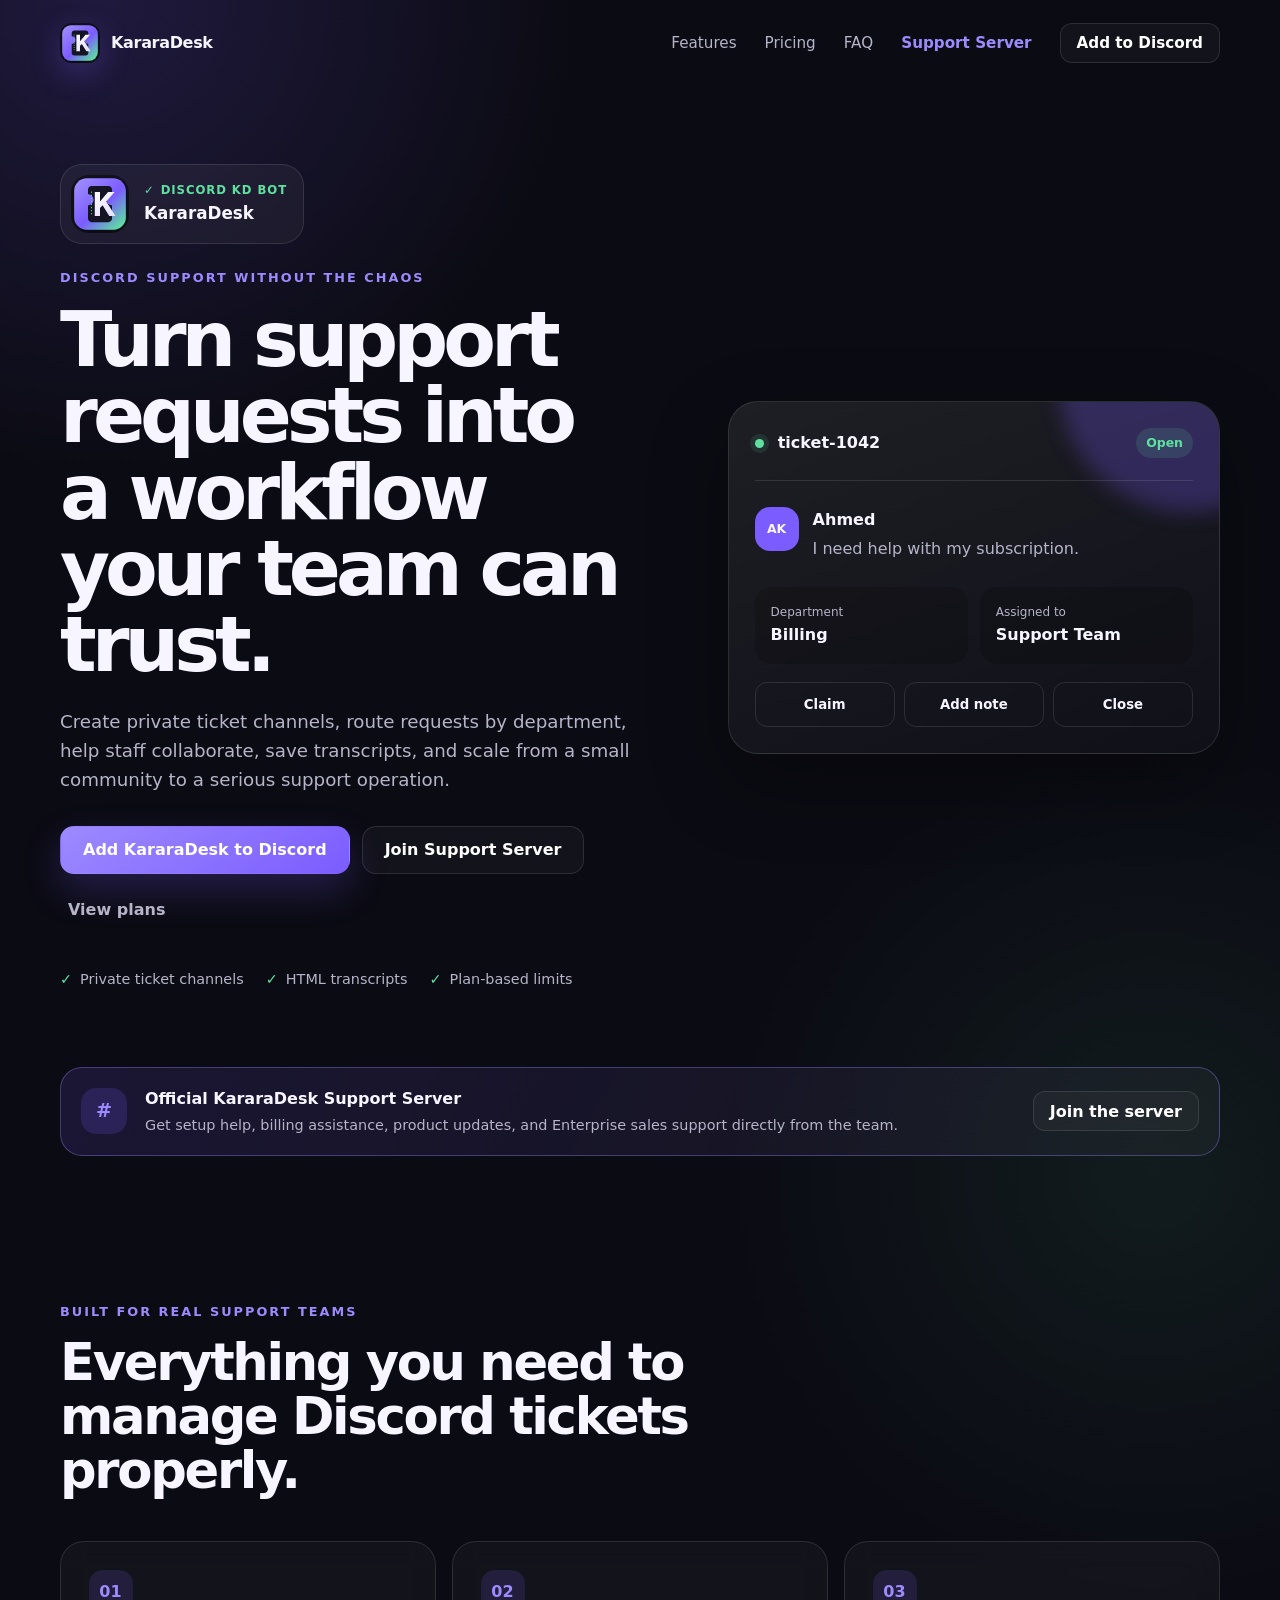
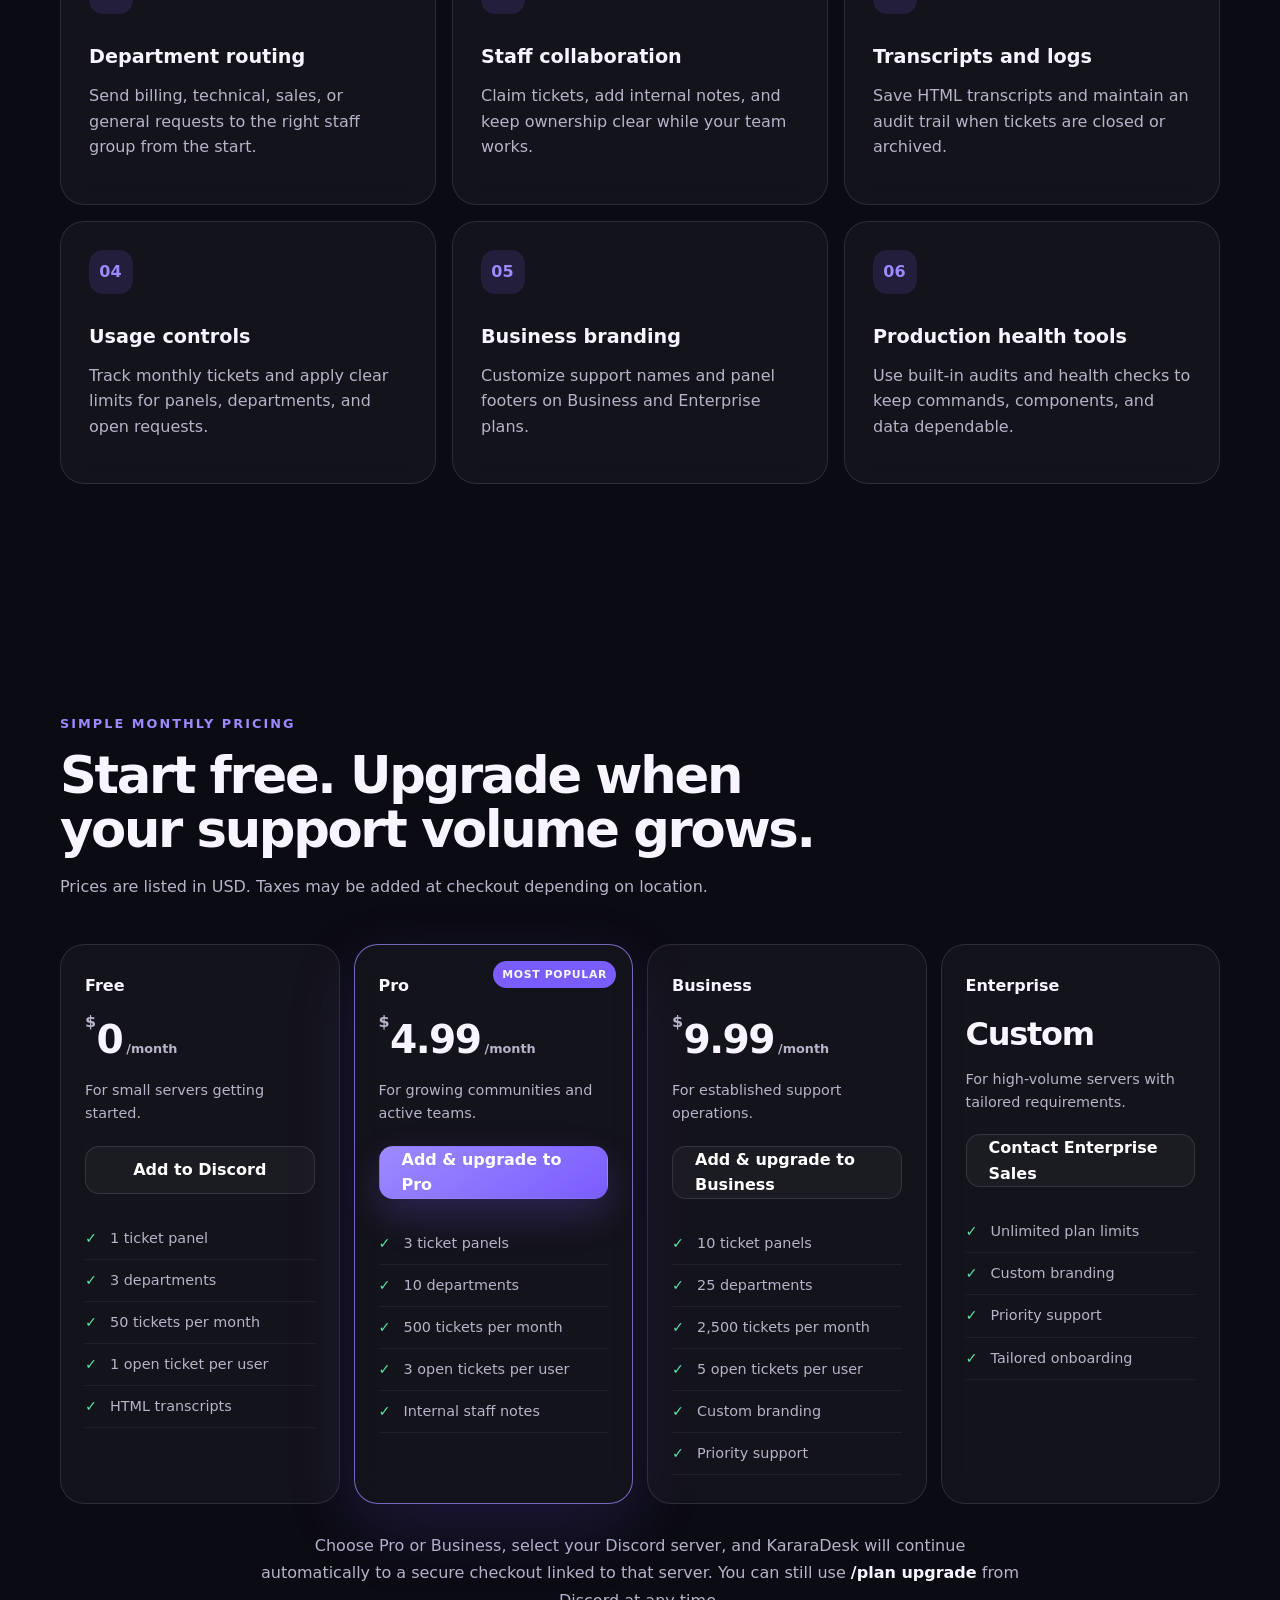
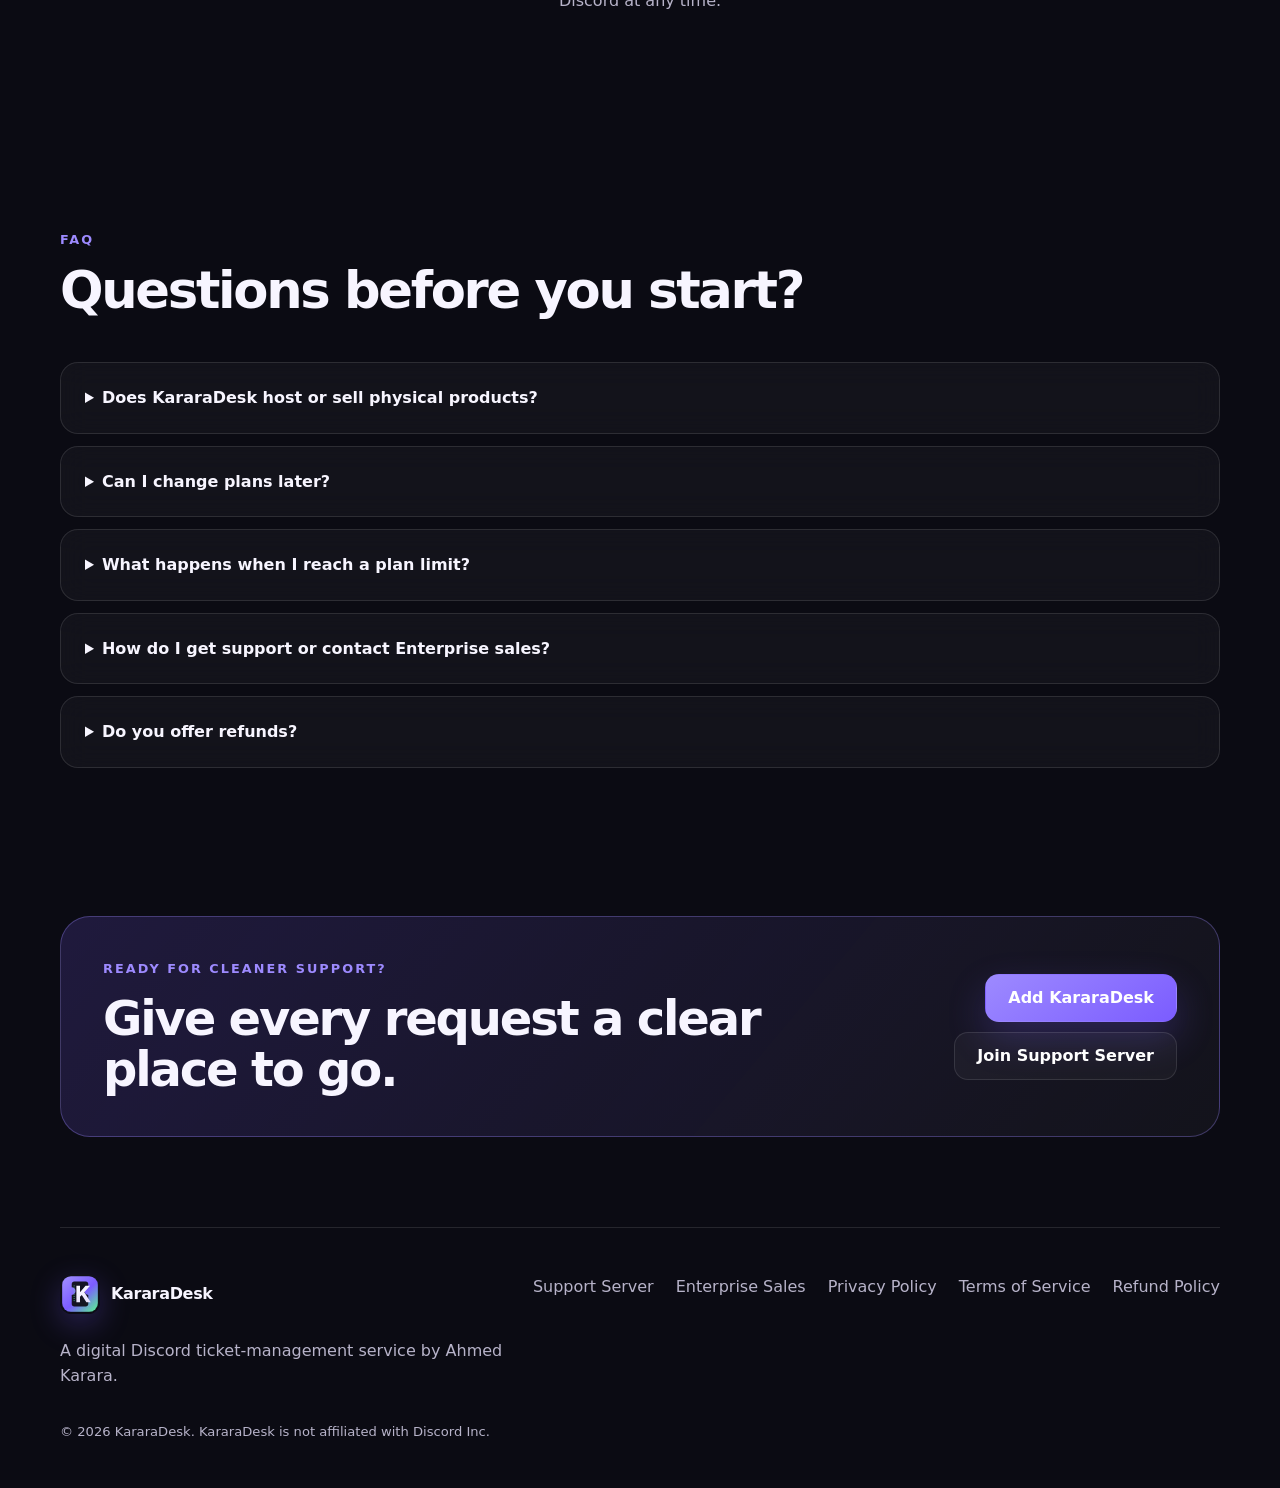
<file: index.html>
<!doctype html>
<html lang="en">
<head>
  <meta charset="utf-8">
  <meta name="viewport" content="width=device-width, initial-scale=1">
  <meta name="description" content="KararaDesk is a reliable Discord ticket system with departments, staff tools, transcripts, plan limits, and custom branding.">
  <meta name="theme-color" content="#6d4aff">
  <meta property="og:title" content="KararaDesk — Discord Support, Organized">
  <meta property="og:description" content="A complete Discord ticket workflow for growing communities and support teams.">
  <meta property="og:type" content="website">
  <meta property="og:image" content="assets/kararadesk-logo.svg">
  <title>KararaDesk — Discord Support, Organized</title>
  <link rel="icon" href="assets/kararadesk-logo.svg" type="image/svg+xml">
  <link rel="stylesheet" href="styles.css?v=1.6.0">
  <script src="site-config.js?v=1.6.0"></script>
</head>
<body>
  <header class="site-header">
    <a class="brand" href="index.html" aria-label="KararaDesk home">
      <img class="brand-logo" src="assets/kararadesk-logo.svg" alt="" width="40" height="40">
      <span>KararaDesk</span>
    </a>
    <nav class="nav" aria-label="Main navigation">
      <a href="#features">Features</a>
      <a href="#pricing">Pricing</a>
      <a href="#faq">FAQ</a>
      <a class="nav-support js-support-server" href="support.html" target="_blank" rel="noreferrer" data-pending-label="Support Server">Support Server</a>
      <a class="button button-small button-ghost js-discord-install" href="#" target="_blank" rel="noreferrer">Add to Discord</a>
    </nav>
  </header>

  <main>
    <section class="hero">
      <div class="hero-copy">
        <div class="app-identity" aria-label="KararaDesk Discord bot">
          <img src="assets/kararadesk-logo.svg" alt="KararaDesk bot icon" width="76" height="76">
          <div>
            <span class="verified-label">Discord KD Bot</span>
            <strong>KararaDesk</strong>
          </div>
        </div>
        <p class="eyebrow">Discord support without the chaos</p>
        <h1>Turn support requests into a workflow your team can trust.</h1>
        <p class="hero-text">Create private ticket channels, route requests by department, help staff collaborate, save transcripts, and scale from a small community to a serious support operation.</p>
        <div class="hero-actions">
          <a class="button js-discord-install" href="#" target="_blank" rel="noreferrer">Add KararaDesk to Discord</a>
          <a class="button button-ghost js-support-server" href="support.html" target="_blank" rel="noreferrer" data-pending-label="Open Support Server">Join Support Server</a>
          <a class="text-link" href="#pricing">View plans</a>
        </div>
        <div class="trust-row" aria-label="Product highlights">
          <span>Private ticket channels</span>
          <span>HTML transcripts</span>
          <span>Plan-based limits</span>
        </div>
      </div>

      <div class="product-card" aria-label="Example support ticket">
        <div class="product-card-head">
          <div>
            <span class="status-dot"></span>
            <strong>ticket-1042</strong>
          </div>
          <span class="badge">Open</span>
        </div>
        <div class="ticket-message">
          <span class="avatar">AK</span>
          <div>
            <strong>Ahmed</strong>
            <p>I need help with my subscription.</p>
          </div>
        </div>
        <div class="ticket-meta">
          <div><span>Department</span><strong>Billing</strong></div>
          <div><span>Assigned to</span><strong>Support Team</strong></div>
        </div>
        <div class="ticket-actions">
          <span>Claim</span><span>Add note</span><span>Close</span>
        </div>
      </div>
    </section>

    <section class="support-banner" aria-label="Official KararaDesk support server">
      <div class="support-banner-icon" aria-hidden="true">#</div>
      <div>
        <strong>Official KararaDesk Support Server</strong>
        <p>Get setup help, billing assistance, product updates, and Enterprise sales support directly from the team.</p>
      </div>
      <a class="button button-small button-ghost js-support-server" href="support.html" target="_blank" rel="noreferrer" data-pending-label="Open in Discord">Join the server</a>
    </section>

    <section class="section" id="features">
      <div class="section-heading">
        <p class="eyebrow">Built for real support teams</p>
        <h2>Everything you need to manage Discord tickets properly.</h2>
      </div>
      <div class="feature-grid">
        <article class="feature-card"><span class="feature-icon">01</span><h3>Department routing</h3><p>Send billing, technical, sales, or general requests to the right staff group from the start.</p></article>
        <article class="feature-card"><span class="feature-icon">02</span><h3>Staff collaboration</h3><p>Claim tickets, add internal notes, and keep ownership clear while your team works.</p></article>
        <article class="feature-card"><span class="feature-icon">03</span><h3>Transcripts and logs</h3><p>Save HTML transcripts and maintain an audit trail when tickets are closed or archived.</p></article>
        <article class="feature-card"><span class="feature-icon">04</span><h3>Usage controls</h3><p>Track monthly tickets and apply clear limits for panels, departments, and open requests.</p></article>
        <article class="feature-card"><span class="feature-icon">05</span><h3>Business branding</h3><p>Customize support names and panel footers on Business and Enterprise plans.</p></article>
        <article class="feature-card"><span class="feature-icon">06</span><h3>Production health tools</h3><p>Use built-in audits and health checks to keep commands, components, and data dependable.</p></article>
      </div>
    </section>

    <section class="section pricing-section" id="pricing">
      <div class="section-heading">
        <p class="eyebrow">Simple monthly pricing</p>
        <h2>Start free. Upgrade when your support volume grows.</h2>
        <p>Prices are listed in USD. Taxes may be added at checkout depending on location.</p>
      </div>

      <div class="billing-feedback" data-billing-feedback hidden role="status" aria-live="polite">
        <strong data-billing-feedback-title></strong>
        <p data-billing-feedback-message></p>
      </div>

      <div class="pricing-grid">
        <article class="price-card">
          <p class="plan-name">Free</p>
          <p class="price"><span>$</span>0<small>/month</small></p>
          <p class="plan-description">For small servers getting started.</p>
          <a class="button button-full button-ghost js-discord-install" href="#" target="_blank" rel="noreferrer">Add to Discord</a>
          <ul><li>1 ticket panel</li><li>3 departments</li><li>50 tickets per month</li><li>1 open ticket per user</li><li>HTML transcripts</li></ul>
        </article>

        <article class="price-card featured-price">
          <div class="popular-label">Most popular</div>
          <p class="plan-name">Pro</p>
          <p class="price"><span>$</span>4.99<small>/month</small></p>
          <p class="plan-description">For growing communities and active teams.</p>
          <a class="button button-full" href="#" data-billing-plan="pro">Add &amp; upgrade to Pro</a>
          <ul><li>3 ticket panels</li><li>10 departments</li><li>500 tickets per month</li><li>3 open tickets per user</li><li>Internal staff notes</li></ul>
        </article>

        <article class="price-card">
          <p class="plan-name">Business</p>
          <p class="price"><span>$</span>9.99<small>/month</small></p>
          <p class="plan-description">For established support operations.</p>
          <a class="button button-full button-ghost" href="#" data-billing-plan="business">Add &amp; upgrade to Business</a>
          <ul><li>10 ticket panels</li><li>25 departments</li><li>2,500 tickets per month</li><li>5 open tickets per user</li><li>Custom branding</li><li>Priority support</li></ul>
        </article>

        <article class="price-card enterprise-card">
          <p class="plan-name">Enterprise</p>
          <p class="price custom-price">Custom</p>
          <p class="plan-description">For high-volume servers with tailored requirements.</p>
          <a class="button button-full button-ghost" href="enterprise.html">Contact Enterprise Sales</a>
          <ul><li>Unlimited plan limits</li><li>Custom branding</li><li>Priority support</li><li>Tailored onboarding</li></ul>
        </article>
      </div>
      <p class="pricing-note">Choose Pro or Business, select your Discord server, and KararaDesk will continue automatically to a secure checkout linked to that server. You can still use <strong>/plan upgrade</strong> from Discord at any time.</p>
    </section>

    <section class="section" id="faq">
      <div class="section-heading"><p class="eyebrow">FAQ</p><h2>Questions before you start?</h2></div>
      <div class="faq-list">
        <details><summary>Does KararaDesk host or sell physical products?</summary><p>No. KararaDesk is a digital software service for Discord communities and support teams.</p></details>
        <details><summary>Can I change plans later?</summary><p>Yes. Subscription access is designed to be upgraded or changed as your server grows.</p></details>
        <details><summary>What happens when I reach a plan limit?</summary><p>The bot prevents new activity that exceeds the relevant limit while preserving existing data and tickets.</p></details>
        <details><summary>How do I get support or contact Enterprise sales?</summary><p>Join the official <a class="js-support-server" href="support.html" target="_blank" rel="noreferrer">KararaDesk Support Server</a>. Enterprise enquiries can also start from the <a href="enterprise.html">Enterprise contact page</a>.</p></details>
        <details><summary>Do you offer refunds?</summary><p>Refund requests are reviewed according to our <a href="refund.html">Refund Policy</a>.</p></details>
      </div>
    </section>

    <section class="cta-section">
      <div><p class="eyebrow">Ready for cleaner support?</p><h2>Give every request a clear place to go.</h2></div>
      <div class="cta-actions">
        <a class="button js-discord-install" href="#" target="_blank" rel="noreferrer">Add KararaDesk</a>
        <a class="button button-ghost js-support-server" href="support.html" target="_blank" rel="noreferrer" data-pending-label="Open Support Server">Join Support Server</a>
      </div>
    </section>
  </main>

  <footer class="site-footer">
    <div>
      <a class="brand" href="index.html"><img class="brand-logo" src="assets/kararadesk-logo.svg" alt="" width="40" height="40"><span>KararaDesk</span></a>
      <p>A digital Discord ticket-management service by Ahmed Karara.</p>
    </div>
    <div class="footer-links">
      <a class="js-support-server" href="support.html" target="_blank" rel="noreferrer">Support Server</a>
      <a href="enterprise.html">Enterprise Sales</a>
      <a href="privacy.html">Privacy Policy</a>
      <a href="terms.html">Terms of Service</a>
      <a href="refund.html">Refund Policy</a>
    </div>
    <p class="copyright">© <span data-current-year></span> KararaDesk. KararaDesk is not affiliated with Discord Inc.</p>
  </footer>

  <script src="site.js?v=1.6.0" defer></script>
</body>
</html>
</file>
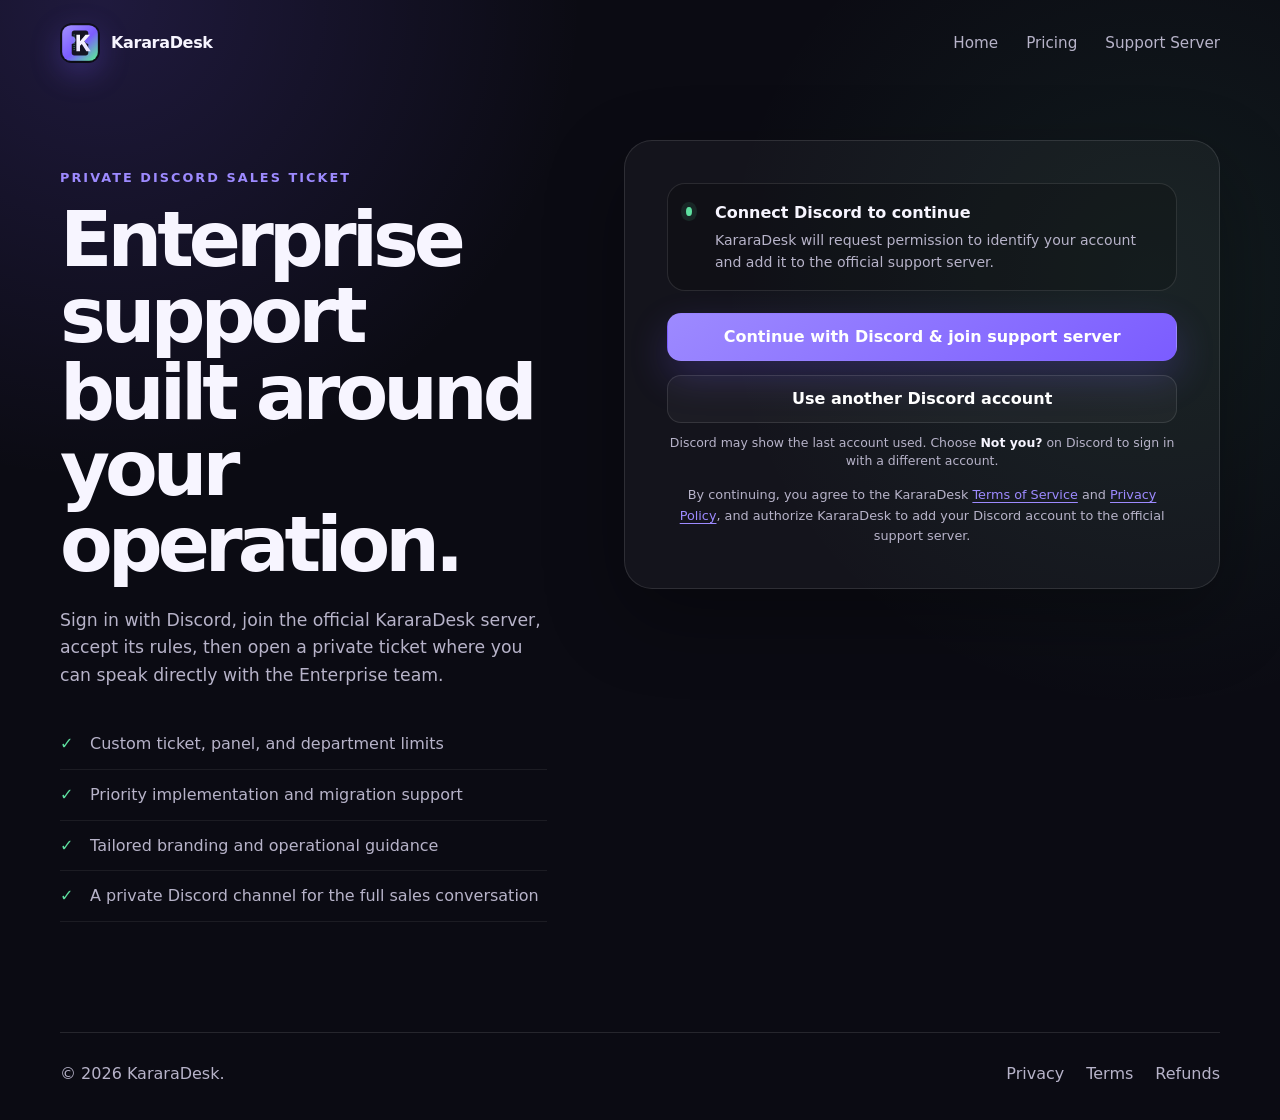
<file: enterprise.html>
<!doctype html>
<html lang="en">
<head>
  <meta charset="utf-8">
  <meta name="viewport" content="width=device-width, initial-scale=1">
  <meta name="description" content="Open a private KararaDesk Enterprise sales ticket after signing in with Discord and accepting the support-server rules.">
  <meta name="theme-color" content="#6d4aff">
  <title>Enterprise Sales — KararaDesk</title>
  <link rel="icon" href="assets/kararadesk-logo.svg" type="image/svg+xml">
  <link rel="stylesheet" href="styles.css?v=1.6.0">
  <script src="site-config.js?v=1.6.0"></script>
</head>
<body>
  <header class="site-header">
    <a class="brand" href="index.html"><img class="brand-logo" src="assets/kararadesk-logo.svg" alt="" width="40" height="40"><span>KararaDesk</span></a>
    <nav class="nav"><a href="index.html">Home</a><a href="index.html#pricing">Pricing</a><a class="js-support-server" href="support.html" target="_blank" rel="noreferrer">Support Server</a></nav>
  </header>

  <main class="legal-main enterprise-main">
    <div class="enterprise-layout">
      <section class="enterprise-copy">
        <p class="eyebrow">Private Discord sales ticket</p>
        <h1>Enterprise support built around your operation.</h1>
        <p>Sign in with Discord, join the official KararaDesk server, accept its rules, then open a private ticket where you can speak directly with the Enterprise team.</p>
        <ul class="enterprise-points">
          <li>Custom ticket, panel, and department limits</li>
          <li>Priority implementation and migration support</li>
          <li>Tailored branding and operational guidance</li>
          <li>A private Discord channel for the full sales conversation</li>
        </ul>
      </section>

      <section class="enterprise-form-card" data-enterprise-portal>
        <div class="enterprise-status" data-enterprise-status aria-live="polite">
          <span class="status-dot"></span>
          <div>
            <strong data-enterprise-status-title>Connect Discord to continue</strong>
            <p data-enterprise-status-message>KararaDesk will request permission to identify your account and add it to the official support server.</p>
          </div>
        </div>

        <div class="enterprise-auth-actions" data-enterprise-auth-actions>
          <a class="button button-full" href="#" data-enterprise-login>Continue with Discord &amp; join support server</a>
          <a class="button button-full button-ghost account-switch-button" href="#" data-enterprise-login-other>Use another Discord account</a>
          <p class="account-switch-help">Discord may show the last account used. Choose <strong>Not you?</strong> on Discord to sign in with a different account.</p>
          <p class="consent-copy">By continuing, you agree to the KararaDesk <a href="terms.html" target="_blank" rel="noreferrer">Terms of Service</a> and <a href="privacy.html" target="_blank" rel="noreferrer">Privacy Policy</a>, and authorize KararaDesk to add your Discord account to the official support server.</p>
        </div>

        <div class="discord-account-card" data-enterprise-user hidden>
          <img data-enterprise-avatar src="assets/kararadesk-logo.svg" alt="Discord account avatar" width="52" height="52">
          <div>
            <span>Signed in as</span>
            <strong data-enterprise-username>Discord user</strong>
          </div>
          <div class="discord-account-actions">
            <button class="text-button" type="button" data-enterprise-logout>Sign out</button>
            <button class="text-button" type="button" data-enterprise-switch-account>Switch Discord account</button>
          </div>
        </div>

        <div class="screening-card" data-enterprise-screening hidden>
          <h2>Accept the server rules</h2>
          <p>Discord requires you to complete Membership Screening before the private ticket can be created. Open the server, accept the rules, then keep this page open. Status is checked automatically.</p>
          <a class="button button-full js-support-server" href="support.html" target="_blank" rel="noreferrer">Open server &amp; accept rules</a>
          <span class="checking-label" data-enterprise-checking>Checking membership status…</span>
        </div>

        <div class="ticket-opened-card" data-enterprise-opened hidden>
          <span class="opened-check">✓</span>
          <p class="eyebrow">OPENED TICKET</p>
          <h2 data-enterprise-ticket-number>Your Enterprise ticket is ready.</h2>
          <p>Your private channel is available inside the KararaDesk support server.</p>
          <a class="button button-full" href="#" data-enterprise-ticket-link target="_blank" rel="noreferrer">Open ticket in Discord</a>
        </div>

        <div data-enterprise-form-shell hidden>
          <h2>Open your Enterprise ticket</h2>
          <p>Complete the details below. After creation, you will be sent directly to your private Discord ticket.</p>
          <form data-enterprise-form novalidate>
            <label>Name<input name="name" autocomplete="name" minlength="2" maxlength="100" required></label>
            <label>Work email<input name="email" type="email" autocomplete="email" maxlength="254" required></label>
            <label>Company or community<input name="organization" autocomplete="organization" minlength="2" maxlength="120" required></label>
            <div class="form-row">
              <label>Server members<input name="members" inputmode="numeric" min="1" max="1000000000" placeholder="e.g. 25,000" required></label>
              <label>Number of servers<input name="servers" inputmode="numeric" min="1" max="100000" placeholder="e.g. 4" required></label>
            </div>
            <label>Main requirements<textarea name="requirements" rows="6" minlength="20" maxlength="2000" required placeholder="Ticket volume, departments, support team size, integrations, branding, onboarding..."></textarea></label>
            <label class="honeypot-field" aria-hidden="true">Website<input name="website" tabindex="-1" autocomplete="off"></label>
            <label class="legal-consent-row">
              <input name="legalConsent" type="checkbox" required>
              <span>I accept the current <a href="terms.html" target="_blank" rel="noreferrer">Terms of Service</a> and <a href="privacy.html" target="_blank" rel="noreferrer">Privacy Policy</a>.</span>
            </label>
            <button class="button button-full" type="submit" data-enterprise-submit>Open Enterprise Ticket</button>
          </form>
          <p class="form-error" data-enterprise-error role="alert" hidden></p>
          <p class="form-note">Never include card numbers, passwords, bot tokens, webhook URLs, or private keys.</p>
        </div>
      </section>
    </div>
  </main>

  <footer class="site-footer compact-footer">
    <p>© <span data-current-year></span> KararaDesk.</p>
    <div class="footer-links"><a href="privacy.html">Privacy</a><a href="terms.html">Terms</a><a href="refund.html">Refunds</a></div>
  </footer>
  <script src="site.js?v=1.6.0" defer></script>
</body>
</html>
</file>
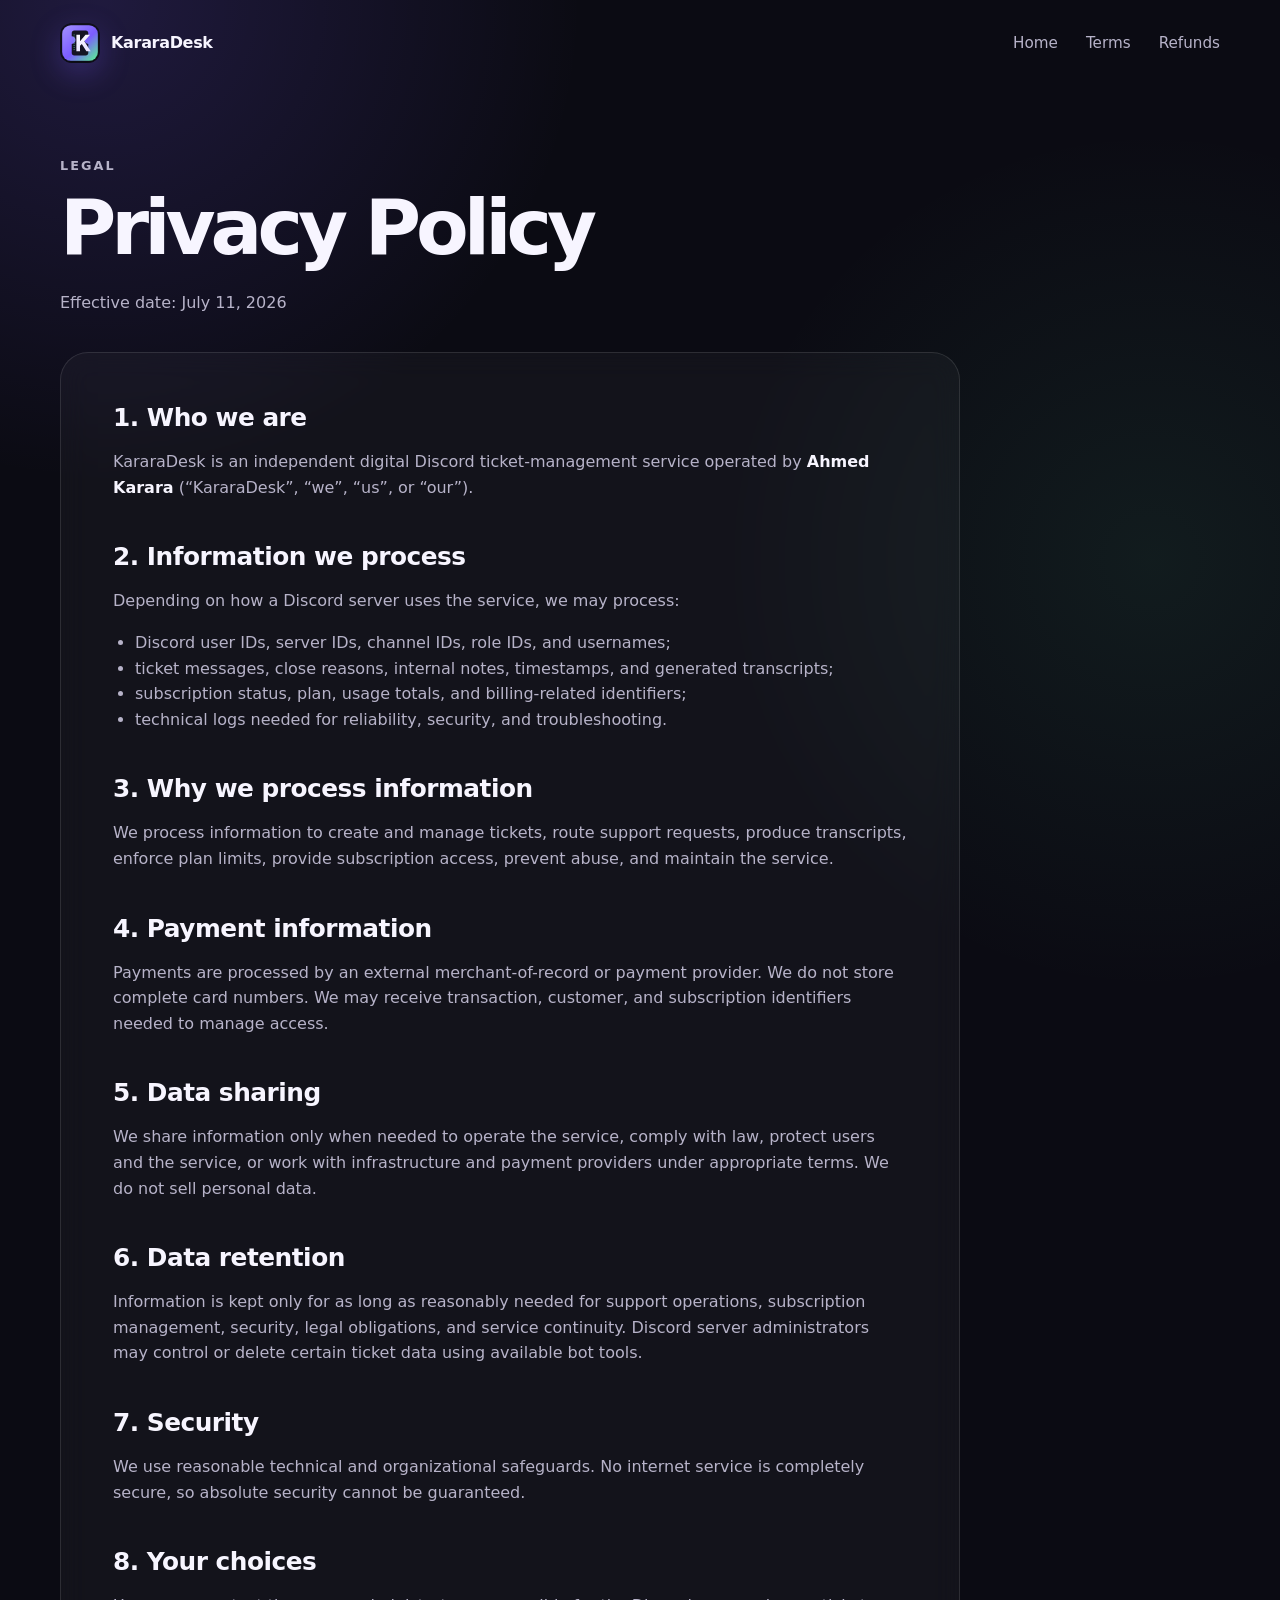
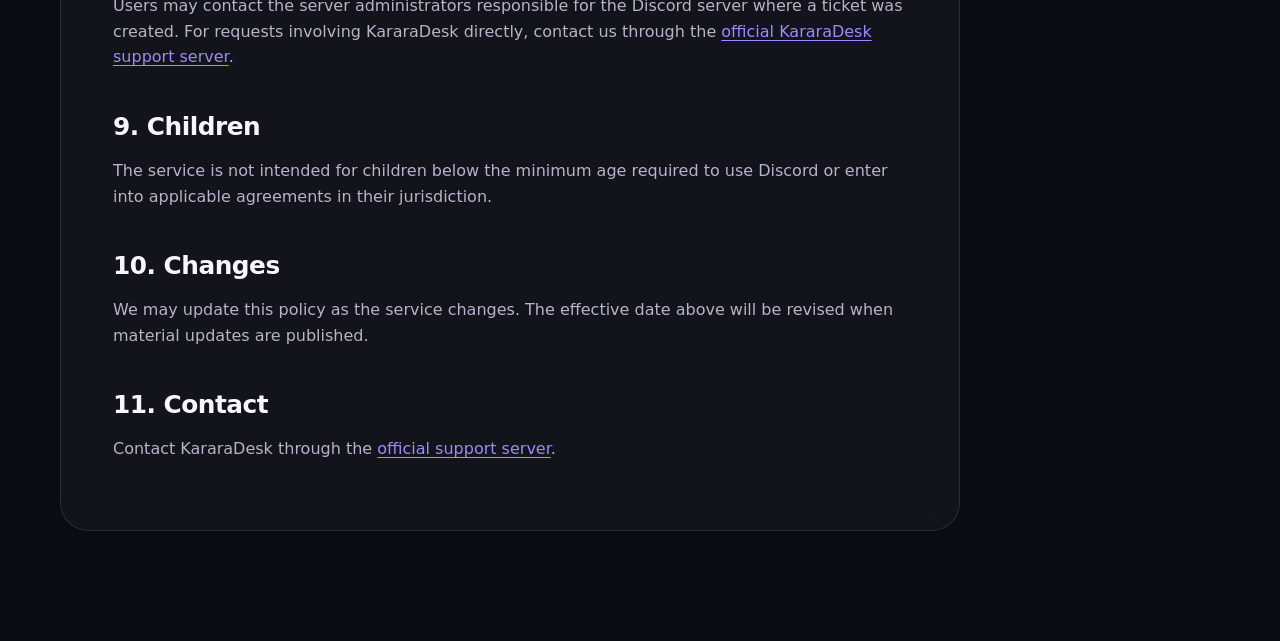
<file: privacy.html>
<!doctype html>
<html lang="en">
<head>
  <meta charset="utf-8">
  <meta name="viewport" content="width=device-width, initial-scale=1">
  <meta name="description" content="Privacy Policy for KararaDesk.">
  <title>Privacy Policy — KararaDesk</title>
  <link rel="icon" href="assets/kararadesk-logo.svg" type="image/svg+xml">
  <link rel="stylesheet" href="styles.css?v=1.6.0">
</head>
<body>
  <header class="site-header">
    <a class="brand" href="index.html"><img class="brand-logo" src="assets/kararadesk-logo.svg" alt="" width="40" height="40"><span>KararaDesk</span></a>
    <nav class="nav"><a href="index.html">Home</a><a href="terms.html">Terms</a><a href="refund.html">Refunds</a></nav>
  </header>
  <main class="legal-main">
    <div class="legal-intro">
      <p class="eyebrow">Legal</p>
      <h1>Privacy Policy</h1>
      <p>Effective date: July 11, 2026</p>
    </div>
    <article class="legal-card">
      <h2>1. Who we are</h2>
      <p>KararaDesk is an independent digital Discord ticket-management service operated by <strong>Ahmed Karara</strong> (“KararaDesk”, “we”, “us”, or “our”).</p>

      <h2>2. Information we process</h2>
      <p>Depending on how a Discord server uses the service, we may process:</p>
      <ul>
        <li>Discord user IDs, server IDs, channel IDs, role IDs, and usernames;</li>
        <li>ticket messages, close reasons, internal notes, timestamps, and generated transcripts;</li>
        <li>subscription status, plan, usage totals, and billing-related identifiers;</li>
        <li>technical logs needed for reliability, security, and troubleshooting.</li>
      </ul>

      <h2>3. Why we process information</h2>
      <p>We process information to create and manage tickets, route support requests, produce transcripts, enforce plan limits, provide subscription access, prevent abuse, and maintain the service.</p>

      <h2>4. Payment information</h2>
      <p>Payments are processed by an external merchant-of-record or payment provider. We do not store complete card numbers. We may receive transaction, customer, and subscription identifiers needed to manage access.</p>

      <h2>5. Data sharing</h2>
      <p>We share information only when needed to operate the service, comply with law, protect users and the service, or work with infrastructure and payment providers under appropriate terms. We do not sell personal data.</p>

      <h2>6. Data retention</h2>
      <p>Information is kept only for as long as reasonably needed for support operations, subscription management, security, legal obligations, and service continuity. Discord server administrators may control or delete certain ticket data using available bot tools.</p>

      <h2>7. Security</h2>
      <p>We use reasonable technical and organizational safeguards. No internet service is completely secure, so absolute security cannot be guaranteed.</p>

      <h2>8. Your choices</h2>
      <p>Users may contact the server administrators responsible for the Discord server where a ticket was created. For requests involving KararaDesk directly, contact us through the <a href="support.html">official KararaDesk support server</a>.</p>

      <h2>9. Children</h2>
      <p>The service is not intended for children below the minimum age required to use Discord or enter into applicable agreements in their jurisdiction.</p>

      <h2>10. Changes</h2>
      <p>We may update this policy as the service changes. The effective date above will be revised when material updates are published.</p>

      <h2>11. Contact</h2>
      <p>Contact KararaDesk through the <a href="support.html">official support server</a>.</p>
    </article>
  </main>
</body>
</html>
</file>
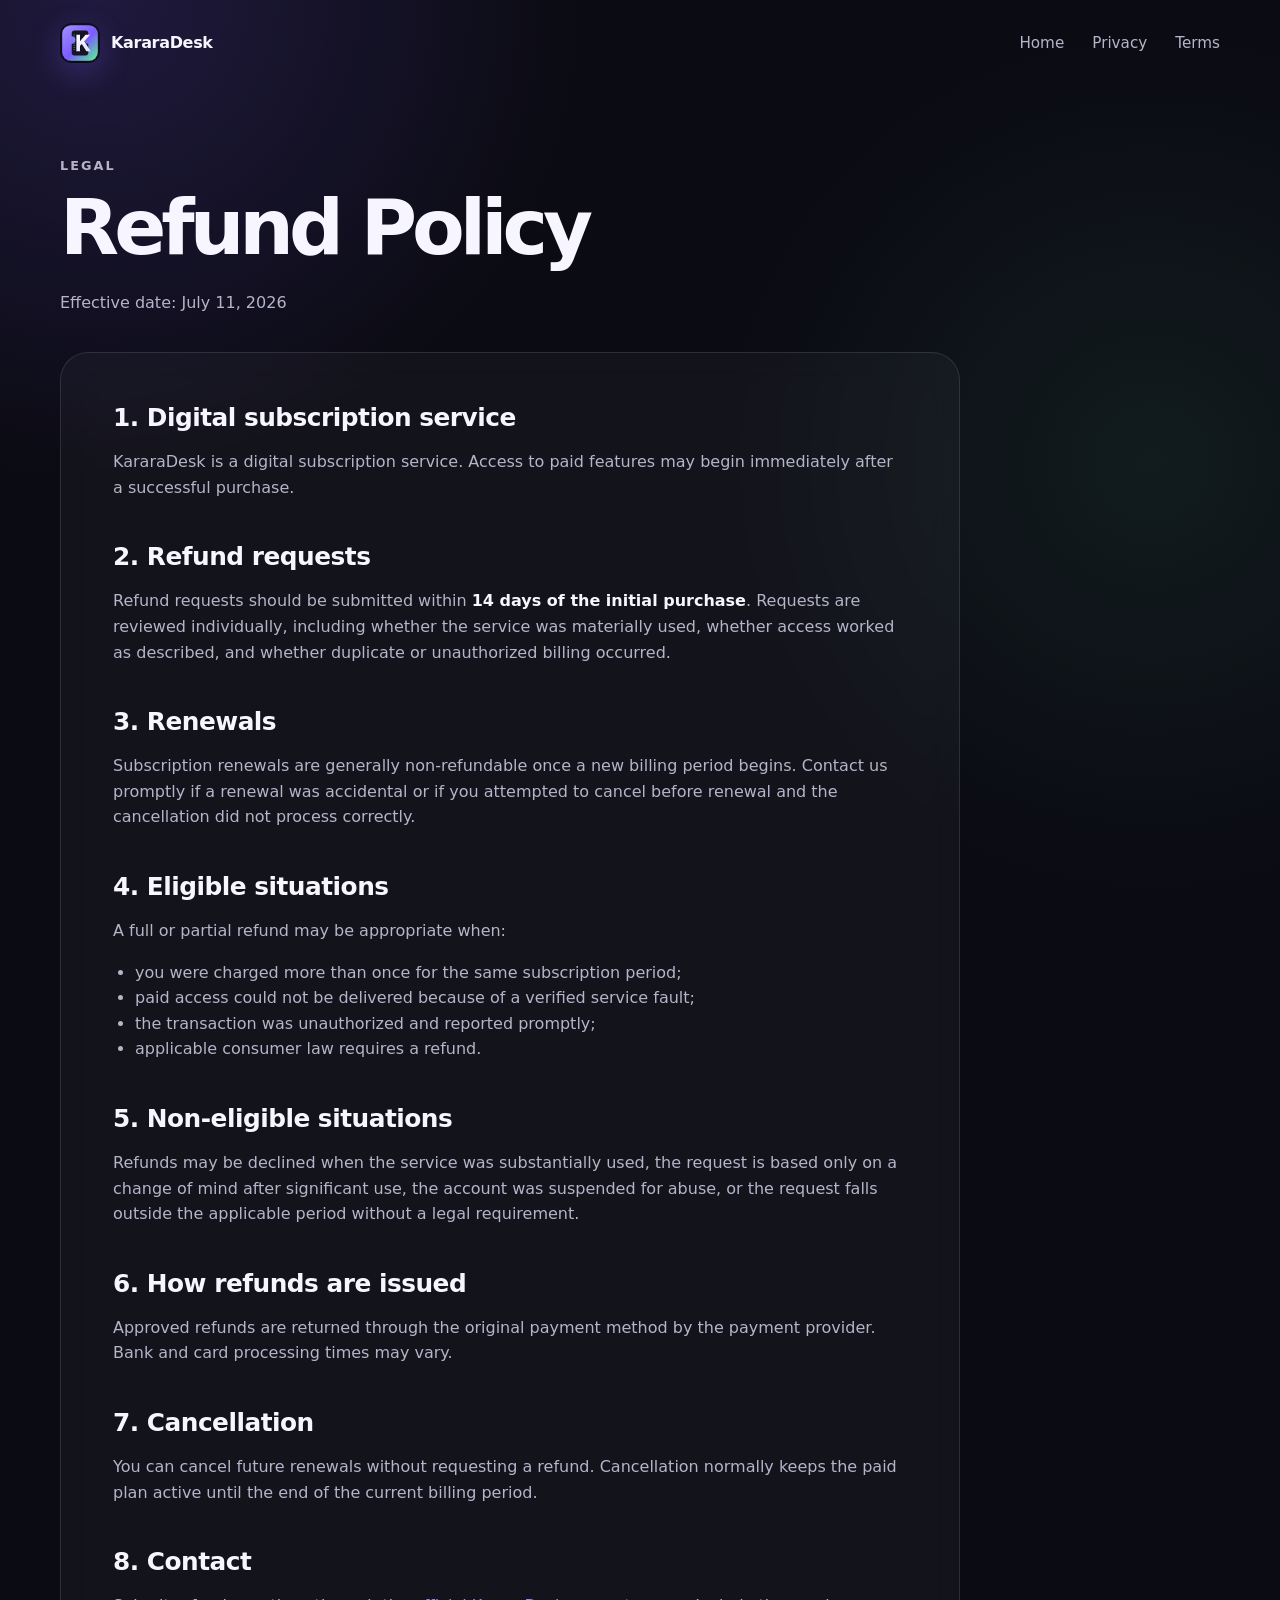
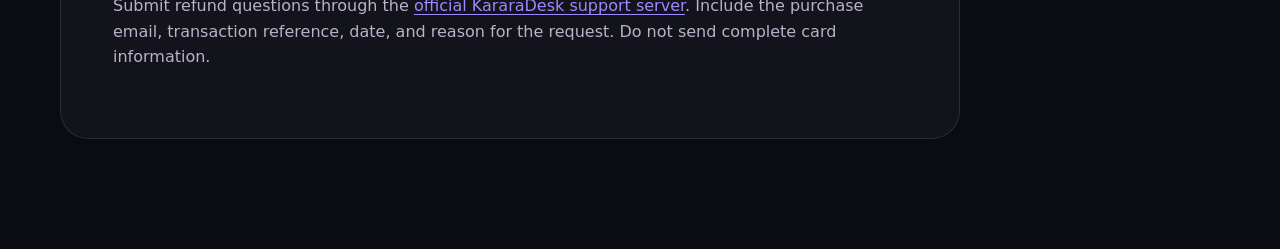
<file: refund.html>
<!doctype html>
<html lang="en">
<head>
  <meta charset="utf-8">
  <meta name="viewport" content="width=device-width, initial-scale=1">
  <meta name="description" content="Refund Policy for KararaDesk.">
  <title>Refund Policy — KararaDesk</title>
  <link rel="icon" href="assets/kararadesk-logo.svg" type="image/svg+xml">
  <link rel="stylesheet" href="styles.css?v=1.6.0">
</head>
<body>
  <header class="site-header">
    <a class="brand" href="index.html"><img class="brand-logo" src="assets/kararadesk-logo.svg" alt="" width="40" height="40"><span>KararaDesk</span></a>
    <nav class="nav"><a href="index.html">Home</a><a href="privacy.html">Privacy</a><a href="terms.html">Terms</a></nav>
  </header>
  <main class="legal-main">
    <div class="legal-intro">
      <p class="eyebrow">Legal</p>
      <h1>Refund Policy</h1>
      <p>Effective date: July 11, 2026</p>
    </div>
    <article class="legal-card">
      <h2>1. Digital subscription service</h2>
      <p>KararaDesk is a digital subscription service. Access to paid features may begin immediately after a successful purchase.</p>

      <h2>2. Refund requests</h2>
      <p>Refund requests should be submitted within <strong>14 days of the initial purchase</strong>. Requests are reviewed individually, including whether the service was materially used, whether access worked as described, and whether duplicate or unauthorized billing occurred.</p>

      <h2>3. Renewals</h2>
      <p>Subscription renewals are generally non-refundable once a new billing period begins. Contact us promptly if a renewal was accidental or if you attempted to cancel before renewal and the cancellation did not process correctly.</p>

      <h2>4. Eligible situations</h2>
      <p>A full or partial refund may be appropriate when:</p>
      <ul>
        <li>you were charged more than once for the same subscription period;</li>
        <li>paid access could not be delivered because of a verified service fault;</li>
        <li>the transaction was unauthorized and reported promptly;</li>
        <li>applicable consumer law requires a refund.</li>
      </ul>

      <h2>5. Non-eligible situations</h2>
      <p>Refunds may be declined when the service was substantially used, the request is based only on a change of mind after significant use, the account was suspended for abuse, or the request falls outside the applicable period without a legal requirement.</p>

      <h2>6. How refunds are issued</h2>
      <p>Approved refunds are returned through the original payment method by the payment provider. Bank and card processing times may vary.</p>

      <h2>7. Cancellation</h2>
      <p>You can cancel future renewals without requesting a refund. Cancellation normally keeps the paid plan active until the end of the current billing period.</p>

      <h2>8. Contact</h2>
      <p>Submit refund questions through the <a href="support.html">official KararaDesk support server</a>. Include the purchase email, transaction reference, date, and reason for the request. Do not send complete card information.</p>
    </article>
  </main>
</body>
</html>
</file>
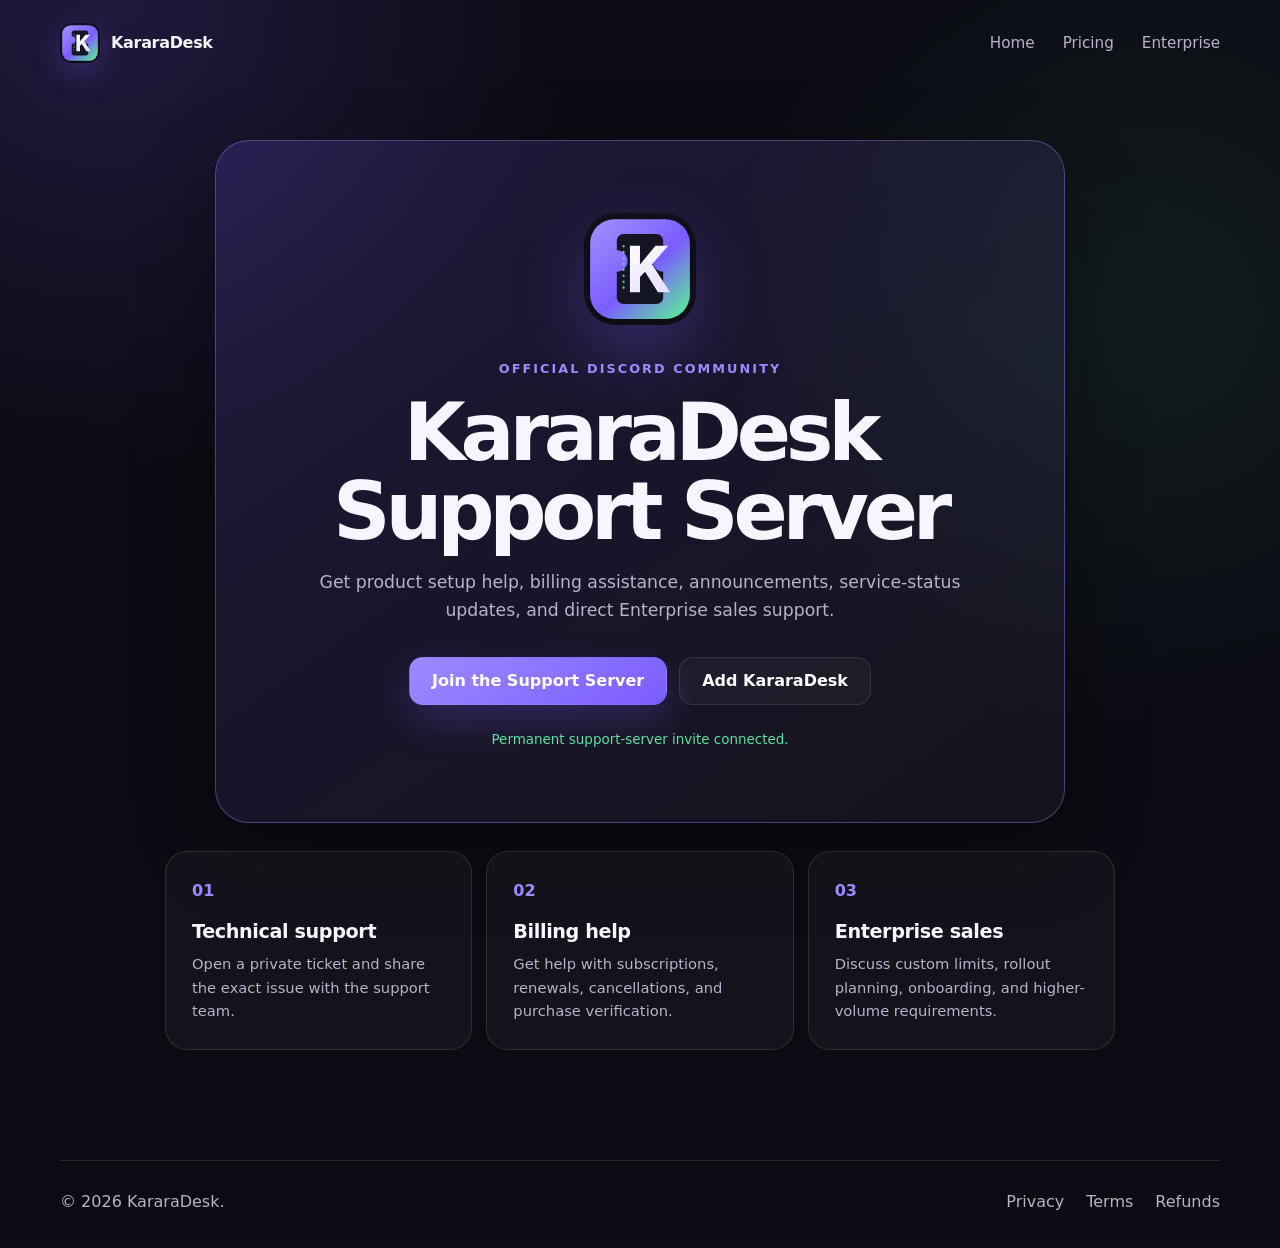
<file: support.html>
<!doctype html>
<html lang="en">
<head>
  <meta charset="utf-8">
  <meta name="viewport" content="width=device-width, initial-scale=1">
  <meta name="description" content="Join the official KararaDesk Discord support server.">
  <meta name="theme-color" content="#6d4aff">
  <title>Support Server — KararaDesk</title>
  <link rel="icon" href="assets/kararadesk-logo.svg" type="image/svg+xml">
  <link rel="stylesheet" href="styles.css?v=1.6.0">
  <script src="site-config.js?v=1.6.0"></script>
</head>
<body>
  <header class="site-header">
    <a class="brand" href="index.html"><img class="brand-logo" src="assets/kararadesk-logo.svg" alt="" width="40" height="40"><span>KararaDesk</span></a>
    <nav class="nav"><a href="index.html">Home</a><a href="index.html#pricing">Pricing</a><a href="enterprise.html">Enterprise</a></nav>
  </header>

  <main class="legal-main support-main">
    <section class="support-hero-card">
      <img class="support-logo" src="assets/kararadesk-logo.svg" alt="KararaDesk bot icon" width="112" height="112">
      <p class="eyebrow">Official Discord community</p>
      <h1>KararaDesk Support Server</h1>
      <p>Get product setup help, billing assistance, announcements, service-status updates, and direct Enterprise sales support.</p>
      <div class="hero-actions center-actions">
        <a class="button js-support-server" href="#" target="_blank" rel="noreferrer" data-pending-label="Open Server in Discord">Join the Support Server</a>
        <a class="button button-ghost js-discord-install" href="#" target="_blank" rel="noreferrer">Add KararaDesk</a>
      </div>
      <p class="invite-status" data-support-invite-status></p>
    </section>

    <section class="support-benefits" aria-label="Support server benefits">
      <article><span>01</span><h2>Technical support</h2><p>Open a private ticket and share the exact issue with the support team.</p></article>
      <article><span>02</span><h2>Billing help</h2><p>Get help with subscriptions, renewals, cancellations, and purchase verification.</p></article>
      <article><span>03</span><h2>Enterprise sales</h2><p>Discuss custom limits, rollout planning, onboarding, and higher-volume requirements.</p></article>
    </section>
  </main>

  <footer class="site-footer compact-footer">
    <p>© <span data-current-year></span> KararaDesk.</p>
    <div class="footer-links"><a href="privacy.html">Privacy</a><a href="terms.html">Terms</a><a href="refund.html">Refunds</a></div>
  </footer>
  <script src="site.js?v=1.6.0" defer></script>
</body>
</html>
</file>
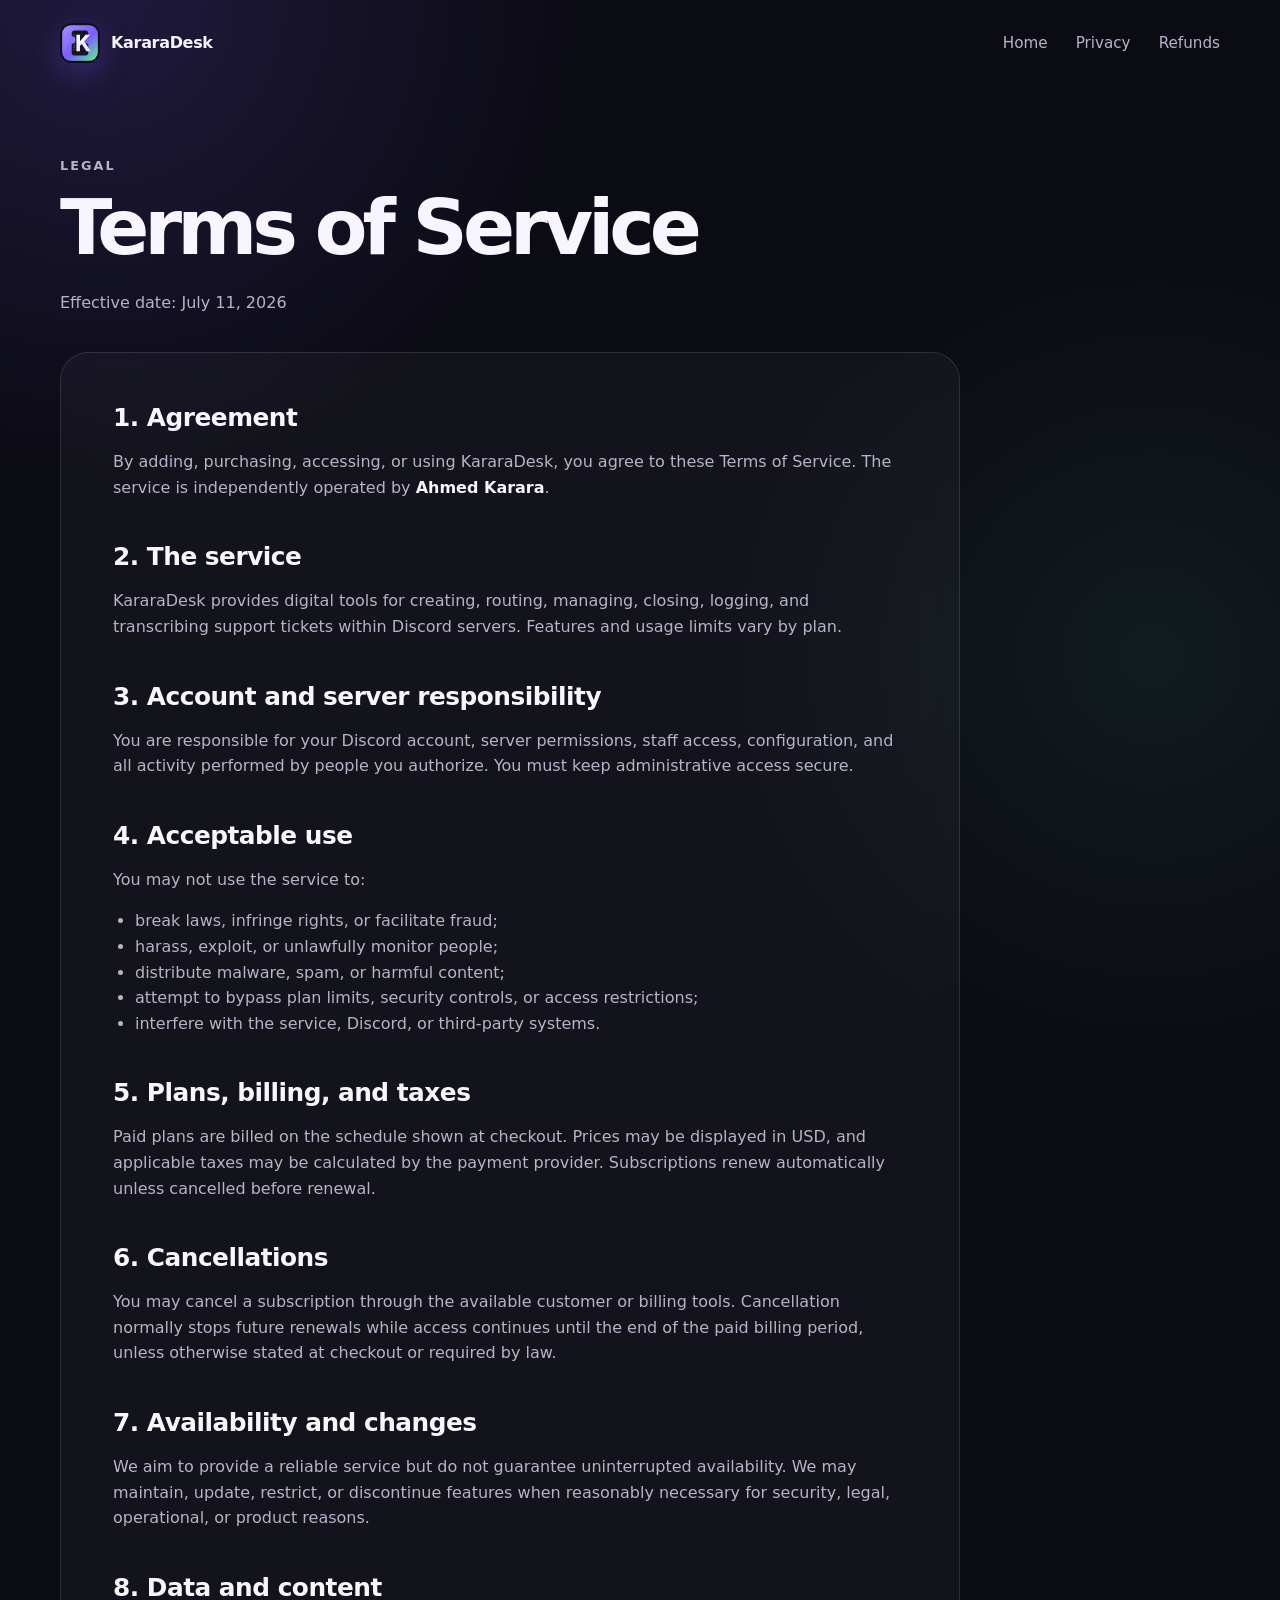
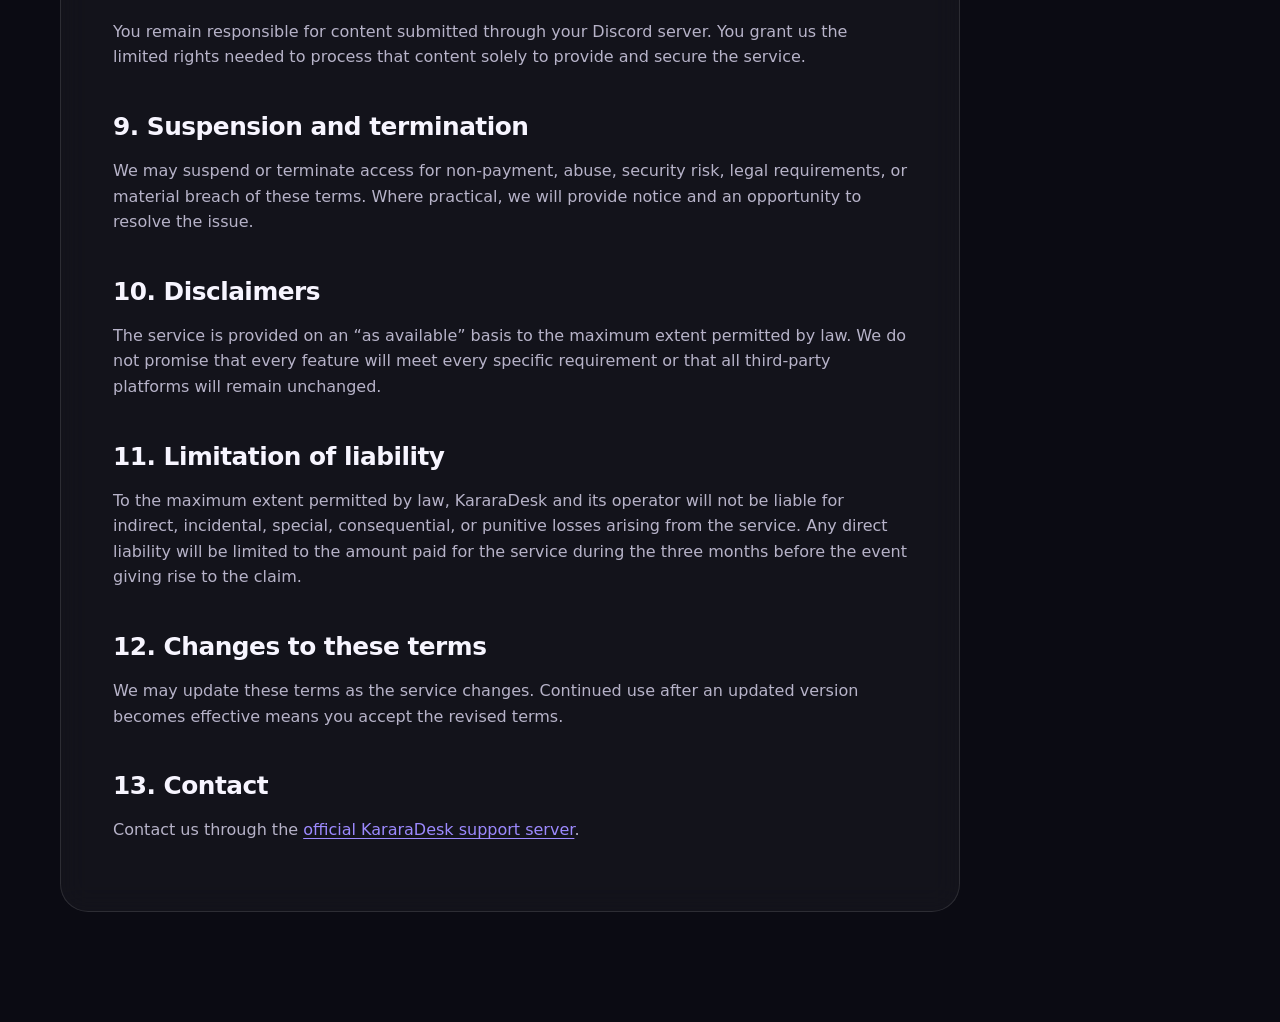
<file: terms.html>
<!doctype html>
<html lang="en">
<head>
  <meta charset="utf-8">
  <meta name="viewport" content="width=device-width, initial-scale=1">
  <meta name="description" content="Terms of Service for KararaDesk.">
  <title>Terms of Service — KararaDesk</title>
  <link rel="icon" href="assets/kararadesk-logo.svg" type="image/svg+xml">
  <link rel="stylesheet" href="styles.css?v=1.6.0">
</head>
<body>
  <header class="site-header">
    <a class="brand" href="index.html"><img class="brand-logo" src="assets/kararadesk-logo.svg" alt="" width="40" height="40"><span>KararaDesk</span></a>
    <nav class="nav"><a href="index.html">Home</a><a href="privacy.html">Privacy</a><a href="refund.html">Refunds</a></nav>
  </header>
  <main class="legal-main">
    <div class="legal-intro">
      <p class="eyebrow">Legal</p>
      <h1>Terms of Service</h1>
      <p>Effective date: July 11, 2026</p>
    </div>
    <article class="legal-card">
      <h2>1. Agreement</h2>
      <p>By adding, purchasing, accessing, or using KararaDesk, you agree to these Terms of Service. The service is independently operated by <strong>Ahmed Karara</strong>.</p>

      <h2>2. The service</h2>
      <p>KararaDesk provides digital tools for creating, routing, managing, closing, logging, and transcribing support tickets within Discord servers. Features and usage limits vary by plan.</p>

      <h2>3. Account and server responsibility</h2>
      <p>You are responsible for your Discord account, server permissions, staff access, configuration, and all activity performed by people you authorize. You must keep administrative access secure.</p>

      <h2>4. Acceptable use</h2>
      <p>You may not use the service to:</p>
      <ul>
        <li>break laws, infringe rights, or facilitate fraud;</li>
        <li>harass, exploit, or unlawfully monitor people;</li>
        <li>distribute malware, spam, or harmful content;</li>
        <li>attempt to bypass plan limits, security controls, or access restrictions;</li>
        <li>interfere with the service, Discord, or third-party systems.</li>
      </ul>

      <h2>5. Plans, billing, and taxes</h2>
      <p>Paid plans are billed on the schedule shown at checkout. Prices may be displayed in USD, and applicable taxes may be calculated by the payment provider. Subscriptions renew automatically unless cancelled before renewal.</p>

      <h2>6. Cancellations</h2>
      <p>You may cancel a subscription through the available customer or billing tools. Cancellation normally stops future renewals while access continues until the end of the paid billing period, unless otherwise stated at checkout or required by law.</p>

      <h2>7. Availability and changes</h2>
      <p>We aim to provide a reliable service but do not guarantee uninterrupted availability. We may maintain, update, restrict, or discontinue features when reasonably necessary for security, legal, operational, or product reasons.</p>

      <h2>8. Data and content</h2>
      <p>You remain responsible for content submitted through your Discord server. You grant us the limited rights needed to process that content solely to provide and secure the service.</p>

      <h2>9. Suspension and termination</h2>
      <p>We may suspend or terminate access for non-payment, abuse, security risk, legal requirements, or material breach of these terms. Where practical, we will provide notice and an opportunity to resolve the issue.</p>

      <h2>10. Disclaimers</h2>
      <p>The service is provided on an “as available” basis to the maximum extent permitted by law. We do not promise that every feature will meet every specific requirement or that all third-party platforms will remain unchanged.</p>

      <h2>11. Limitation of liability</h2>
      <p>To the maximum extent permitted by law, KararaDesk and its operator will not be liable for indirect, incidental, special, consequential, or punitive losses arising from the service. Any direct liability will be limited to the amount paid for the service during the three months before the event giving rise to the claim.</p>

      <h2>12. Changes to these terms</h2>
      <p>We may update these terms as the service changes. Continued use after an updated version becomes effective means you accept the revised terms.</p>

      <h2>13. Contact</h2>
      <p>Contact us through the <a href="support.html">official KararaDesk support server</a>.</p>
    </article>
  </main>
</body>
</html>
</file>
<file: styles.css>
:root {
  --bg: #0b0b13;
  --surface: #141421;
  --surface-2: #1a1929;
  --text: #f7f5ff;
  --muted: #b7b3c9;
  --line: rgba(255, 255, 255, 0.11);
  --primary: #7b5cff;
  --primary-2: #9d8aff;
  --success: #5ee0a0;
  --shadow: 0 28px 80px rgba(0, 0, 0, 0.32);
  --radius: 24px;
}

* { box-sizing: border-box; }
[hidden] { display: none !important; }
html { scroll-behavior: smooth; }
body {
  margin: 0;
  color: var(--text);
  background:
    radial-gradient(circle at 8% 0%, rgba(123, 92, 255, 0.18), transparent 30rem),
    radial-gradient(circle at 90% 25%, rgba(94, 224, 160, 0.08), transparent 27rem),
    var(--bg);
  font-family: Inter, ui-sans-serif, system-ui, -apple-system, BlinkMacSystemFont, "Segoe UI", sans-serif;
  line-height: 1.6;
}
a { color: inherit; text-decoration: none; }
a:hover { color: #fff; }
button, a { -webkit-tap-highlight-color: transparent; }

.site-header,
.hero,
.section,
.cta-section,
.site-footer,
.legal-main {
  width: min(1160px, calc(100% - 40px));
  margin-inline: auto;
}

.site-header {
  min-height: 86px;
  display: flex;
  align-items: center;
  justify-content: space-between;
  gap: 24px;
  position: relative;
  z-index: 10;
}
.brand { display: inline-flex; align-items: center; gap: 11px; font-weight: 800; letter-spacing: -0.02em; }
.brand-mark {
  width: 36px;
  height: 36px;
  display: grid;
  place-items: center;
  border-radius: 12px;
  background: linear-gradient(145deg, var(--primary-2), var(--primary));
  box-shadow: 0 10px 30px rgba(123, 92, 255, 0.35);
}
.nav { display: flex; align-items: center; gap: 28px; color: var(--muted); font-size: 0.95rem; }

.button {
  display: inline-flex;
  align-items: center;
  justify-content: center;
  min-height: 48px;
  padding: 0 22px;
  border: 1px solid transparent;
  border-radius: 14px;
  background: linear-gradient(145deg, var(--primary-2), var(--primary));
  color: #fff;
  font: inherit;
  font-weight: 800;
  cursor: pointer;
  box-shadow: 0 16px 38px rgba(123, 92, 255, 0.24);
  transition: transform 160ms ease, border-color 160ms ease, opacity 160ms ease;
}
.button:hover { color: #fff; transform: translateY(-2px); }
.button:disabled { cursor: not-allowed; opacity: 0.58; transform: none; }
.button-small { min-height: 40px; padding-inline: 16px; border-radius: 12px; }
.button-full { width: 100%; }
.button-ghost { background: rgba(255,255,255,0.035); border-color: var(--line); box-shadow: none; }

.hero {
  min-height: 700px;
  display: grid;
  grid-template-columns: 1.08fr 0.92fr;
  align-items: center;
  gap: clamp(48px, 7vw, 104px);
  padding: 78px 0 112px;
}
.eyebrow {
  margin: 0 0 14px;
  color: var(--primary-2);
  font-size: 0.8rem;
  font-weight: 900;
  letter-spacing: 0.16em;
  text-transform: uppercase;
}
h1, h2, h3, p { margin-top: 0; }
h1 {
  max-width: 760px;
  margin-bottom: 24px;
  font-size: clamp(3rem, 6vw, 5.6rem);
  line-height: 0.99;
  letter-spacing: -0.065em;
}
h2 { margin-bottom: 18px; font-size: clamp(2rem, 4vw, 3.6rem); line-height: 1.05; letter-spacing: -0.045em; }
h3 { margin-bottom: 10px; font-size: 1.2rem; }
.hero-text { max-width: 660px; color: var(--muted); font-size: 1.14rem; }
.hero-actions { display: flex; flex-wrap: wrap; gap: 12px; margin-top: 32px; }
.trust-row { display: flex; flex-wrap: wrap; gap: 12px 22px; margin-top: 34px; color: var(--muted); font-size: 0.9rem; }
.trust-row span::before { content: "✓"; margin-right: 8px; color: var(--success); font-weight: 900; }

.product-card {
  position: relative;
  overflow: hidden;
  padding: 26px;
  border: 1px solid var(--line);
  border-radius: 30px;
  background: linear-gradient(160deg, rgba(255,255,255,0.08), rgba(255,255,255,0.025));
  box-shadow: var(--shadow);
}
.product-card::before {
  content: "";
  position: absolute;
  width: 260px;
  height: 260px;
  top: -150px;
  right: -100px;
  border-radius: 999px;
  background: rgba(123, 92, 255, 0.26);
  filter: blur(10px);
}
.product-card-head,
.ticket-message,
.ticket-meta,
.ticket-actions { position: relative; z-index: 1; }
.product-card-head { display: flex; align-items: center; justify-content: space-between; padding-bottom: 22px; border-bottom: 1px solid var(--line); }
.status-dot { display: inline-block; width: 9px; height: 9px; margin-right: 9px; border-radius: 50%; background: var(--success); box-shadow: 0 0 0 5px rgba(94, 224, 160, 0.11); }
.badge { padding: 5px 10px; border-radius: 999px; background: rgba(94, 224, 160, 0.13); color: var(--success); font-size: 0.78rem; font-weight: 800; }
.ticket-message { display: flex; gap: 14px; padding: 26px 0; }
.ticket-message p { margin: 3px 0 0; color: var(--muted); }
.avatar { flex: 0 0 auto; width: 44px; height: 44px; display: grid; place-items: center; border-radius: 15px; background: var(--primary); font-size: 0.78rem; font-weight: 900; }
.ticket-meta { display: grid; grid-template-columns: 1fr 1fr; gap: 12px; }
.ticket-meta div { padding: 16px; border-radius: 16px; background: rgba(0,0,0,0.18); }
.ticket-meta span { display: block; color: var(--muted); font-size: 0.75rem; }
.ticket-actions { display: grid; grid-template-columns: repeat(3, 1fr); gap: 9px; margin-top: 18px; }
.ticket-actions span { padding: 11px 8px; text-align: center; border: 1px solid var(--line); border-radius: 12px; font-size: 0.83rem; font-weight: 700; }

.section { padding: 108px 0; }
.section-heading { max-width: 760px; margin-bottom: 44px; }
.section-heading > p:last-child { color: var(--muted); }
.feature-grid { display: grid; grid-template-columns: repeat(3, 1fr); gap: 16px; }
.feature-card,
.price-card,
.faq-list details,
.legal-card {
  border: 1px solid var(--line);
  background: rgba(255,255,255,0.035);
  backdrop-filter: blur(14px);
}
.feature-card { min-height: 245px; padding: 28px; border-radius: var(--radius); }
.feature-card p { color: var(--muted); }
.feature-icon { display: inline-grid; place-items: center; width: 44px; height: 44px; margin-bottom: 28px; border-radius: 14px; background: rgba(123,92,255,0.14); color: var(--primary-2); font-weight: 900; }

.pricing-section { padding-top: 122px; }
.pricing-grid { display: grid; grid-template-columns: repeat(4, 1fr); align-items: stretch; gap: 14px; }
.price-card { position: relative; padding: 28px 24px; border-radius: var(--radius); }
.featured-price { border-color: rgba(157,138,255,0.72); box-shadow: 0 24px 70px rgba(123,92,255,0.16); }
.popular-label { position: absolute; top: 16px; right: 16px; padding: 5px 9px; border-radius: 999px; background: var(--primary); font-size: 0.68rem; font-weight: 900; text-transform: uppercase; letter-spacing: 0.06em; }
.plan-name { margin-bottom: 10px; font-weight: 900; }
.price { margin: 0 0 8px; font-size: 2.45rem; font-weight: 900; letter-spacing: -0.04em; }
.price > span { margin-right: 2px; font-size: 1rem; color: var(--muted); vertical-align: top; }
.price small { margin-left: 4px; color: var(--muted); font-size: 0.8rem; font-weight: 600; letter-spacing: normal; }
.custom-price { font-size: 2rem; }
.plan-description { min-height: 52px; color: var(--muted); font-size: 0.9rem; }
.price-card ul { list-style: none; padding: 0; margin: 24px 0 0; }
.price-card li { position: relative; padding: 9px 0 9px 25px; color: var(--muted); border-bottom: 1px solid rgba(255,255,255,0.06); font-size: 0.9rem; }
.price-card li::before { content: "✓"; position: absolute; left: 0; color: var(--success); font-weight: 900; }
.enterprise-card { grid-column: auto; }

.faq-list { display: grid; gap: 12px; }
.faq-list details { padding: 22px 24px; border-radius: 18px; }
.faq-list summary { cursor: pointer; font-weight: 800; }
.faq-list details p { margin: 16px 0 0; color: var(--muted); }
.faq-list a, .legal-card a { color: var(--primary-2); text-decoration: underline; text-underline-offset: 3px; }

.cta-section {
  display: flex;
  align-items: center;
  justify-content: space-between;
  gap: 24px;
  margin-top: 40px;
  margin-bottom: 90px;
  padding: 42px;
  border: 1px solid rgba(157,138,255,0.32);
  border-radius: 30px;
  background: linear-gradient(130deg, rgba(123,92,255,0.18), rgba(255,255,255,0.035));
}
.cta-section h2 { margin-bottom: 0; font-size: clamp(1.8rem, 4vw, 3rem); }

.site-footer { display: grid; grid-template-columns: 1fr auto; gap: 28px; padding: 46px 0; border-top: 1px solid var(--line); color: var(--muted); }
.site-footer .brand { color: var(--text); }
.site-footer > div:first-child p { max-width: 500px; margin: 16px 0 0; }
.footer-links { display: flex; flex-wrap: wrap; align-content: flex-start; justify-content: flex-end; gap: 14px 22px; }
.copyright { grid-column: 1 / -1; margin: 4px 0 0; font-size: 0.82rem; }

.legal-main { padding: 70px 0 110px; }
.legal-intro { max-width: 820px; margin-bottom: 36px; }
.legal-intro p { color: var(--muted); }
.legal-card { max-width: 900px; padding: clamp(24px, 5vw, 52px); border-radius: 28px; }
.legal-card h2 { margin-top: 44px; font-size: 1.55rem; letter-spacing: -0.02em; }
.legal-card h2:first-child { margin-top: 0; }
.legal-card p, .legal-card li { color: var(--muted); }
.legal-card strong { color: var(--text); }
.legal-card ul { padding-left: 22px; }

@media (max-width: 980px) {
  .hero { grid-template-columns: 1fr; min-height: auto; padding-top: 54px; }
  .product-card { max-width: 660px; }
  .feature-grid { grid-template-columns: repeat(2, 1fr); }
  .pricing-grid { grid-template-columns: repeat(2, 1fr); }
}

@media (max-width: 720px) {
  .site-header { min-height: 72px; }
  .nav > a:not(.button) { display: none; }
  .hero, .section { padding-top: 72px; padding-bottom: 72px; }
  h1 { font-size: clamp(2.8rem, 15vw, 4.4rem); }
  .feature-grid, .pricing-grid { grid-template-columns: 1fr; }
  .cta-section { align-items: flex-start; flex-direction: column; padding: 28px; }
  .site-footer { grid-template-columns: 1fr; }
  .footer-links { justify-content: flex-start; }
  .ticket-meta { grid-template-columns: 1fr; }
}

@media (prefers-reduced-motion: reduce) {
  html { scroll-behavior: auto; }
  *, *::before, *::after { transition: none !important; }
}

.pricing-note {
  max-width: 760px;
  margin: 28px auto 0;
  text-align: center;
  color: var(--muted);
  line-height: 1.7;
}

.pricing-note strong {
  color: var(--text);
}

/* KararaDesk identity and conversion updates */
.brand-logo {
  width: 40px;
  height: 40px;
  flex: 0 0 auto;
  border-radius: 12px;
  box-shadow: 0 10px 30px rgba(123, 92, 255, 0.28);
}

.app-identity {
  display: inline-flex;
  align-items: center;
  gap: 15px;
  margin-bottom: 24px;
  padding: 10px 16px 10px 10px;
  border: 1px solid var(--line);
  border-radius: 22px;
  background: rgba(255,255,255,0.045);
}
.app-identity img { width: 58px; height: 58px; border-radius: 18px; }
.app-identity strong { display: block; font-size: 1.05rem; }
.verified-label { display: block; margin-bottom: 1px; color: var(--success); font-size: 0.73rem; font-weight: 900; letter-spacing: .08em; text-transform: uppercase; }
.verified-label::before { content: "✓"; margin-right: 6px; }

.text-link {
  min-height: 48px;
  display: inline-flex;
  align-items: center;
  padding-inline: 8px;
  color: var(--muted);
  font-weight: 800;
}
.text-link:hover { color: var(--text); }
.nav-support { color: var(--primary-2); font-weight: 800; }

.support-banner {
  width: min(1160px, calc(100% - 40px));
  margin: -36px auto 38px;
  display: grid;
  grid-template-columns: auto 1fr auto;
  align-items: center;
  gap: 18px;
  padding: 18px 20px;
  border: 1px solid rgba(157,138,255,.35);
  border-radius: 22px;
  background: linear-gradient(120deg, rgba(123,92,255,.14), rgba(255,255,255,.035));
}
.support-banner-icon {
  width: 46px;
  height: 46px;
  display: grid;
  place-items: center;
  border-radius: 15px;
  background: rgba(123,92,255,.18);
  color: var(--primary-2);
  font-size: 1.2rem;
  font-weight: 900;
}
.support-banner p { margin: 2px 0 0; color: var(--muted); font-size: .9rem; }

.cta-actions { display: flex; flex-wrap: wrap; justify-content: flex-end; gap: 10px; }

.support-main { padding-top: 54px; }
.support-hero-card {
  max-width: 850px;
  margin: 0 auto 28px;
  padding: clamp(34px, 7vw, 72px);
  text-align: center;
  border: 1px solid rgba(157,138,255,.38);
  border-radius: 34px;
  background: linear-gradient(145deg, rgba(123,92,255,.17), rgba(255,255,255,.035));
  box-shadow: var(--shadow);
}
.support-hero-card h1 { max-width: none; margin-bottom: 18px; font-size: clamp(2.6rem, 7vw, 5rem); }
.support-hero-card > p:not(.eyebrow):not(.invite-status) { max-width: 650px; margin-inline: auto; color: var(--muted); font-size: 1.08rem; }
.support-logo { width: 112px; height: 112px; margin-bottom: 26px; border-radius: 32px; box-shadow: 0 28px 70px rgba(123,92,255,.28); }
.center-actions { justify-content: center; }
.invite-status { max-width: 620px; margin: 24px auto 0; color: #f3c67a; font-size: .84rem; }
.invite-status.is-ready { color: var(--success); }
.support-benefits { max-width: 950px; margin: 24px auto 0; display: grid; grid-template-columns: repeat(3, 1fr); gap: 14px; }
.support-benefits article { padding: 26px; border: 1px solid var(--line); border-radius: 22px; background: rgba(255,255,255,.035); }
.support-benefits span { color: var(--primary-2); font-weight: 900; }
.support-benefits h2 { margin: 18px 0 10px; font-size: 1.2rem; letter-spacing: -.02em; }
.support-benefits p { margin: 0; color: var(--muted); font-size: .92rem; }

.enterprise-main { padding-top: 54px; }
.enterprise-layout { display: grid; grid-template-columns: .9fr 1.1fr; align-items: start; gap: clamp(28px, 6vw, 80px); }
.enterprise-copy { position: sticky; top: 26px; padding-top: 28px; }
.enterprise-copy h1 { font-size: clamp(2.7rem, 6vw, 5rem); }
.enterprise-copy > p:not(.eyebrow) { color: var(--muted); font-size: 1.08rem; }
.enterprise-points { list-style: none; padding: 0; margin: 30px 0 0; }
.enterprise-points li { position: relative; padding: 12px 0 12px 30px; color: var(--muted); border-bottom: 1px solid rgba(255,255,255,.07); }
.enterprise-points li::before { content: "✓"; position: absolute; left: 0; color: var(--success); font-weight: 900; }
.enterprise-form-card { padding: clamp(24px, 5vw, 42px); border: 1px solid var(--line); border-radius: 28px; background: rgba(255,255,255,.04); box-shadow: var(--shadow); }
.enterprise-form-card > p { color: var(--muted); }
.enterprise-form-card form { display: grid; gap: 16px; margin-top: 28px; }
.enterprise-form-card label { display: grid; gap: 7px; color: var(--text); font-size: .85rem; font-weight: 800; }
.enterprise-form-card input,
.enterprise-form-card textarea,
.enterprise-output {
  width: 100%;
  border: 1px solid var(--line);
  border-radius: 14px;
  background: rgba(0,0,0,.22);
  color: var(--text);
  font: inherit;
  padding: 13px 14px;
  outline: none;
}
.enterprise-form-card input:focus,
.enterprise-form-card textarea:focus { border-color: var(--primary-2); box-shadow: 0 0 0 3px rgba(123,92,255,.12); }
.form-row { display: grid; grid-template-columns: 1fr 1fr; gap: 12px; }
.enterprise-output { min-height: 220px; margin-top: 18px; resize: vertical; }
.enterprise-result-actions { display: flex; flex-wrap: wrap; gap: 10px; margin-top: 12px; }
.form-note { margin: 18px 0 0; color: var(--muted); font-size: .8rem; }

.compact-footer { align-items: center; padding-top: 28px; padding-bottom: 34px; }
.compact-footer > p { margin: 0; }

@media (max-width: 980px) {
  .enterprise-layout { grid-template-columns: 1fr; }
  .enterprise-copy { position: static; }
  .support-benefits { grid-template-columns: 1fr; }
  .nav-support { display: none; }
}

@media (max-width: 720px) {
  .support-banner { grid-template-columns: auto 1fr; margin-top: -18px; }
  .support-banner .button { grid-column: 1 / -1; width: 100%; }
  .cta-actions { justify-content: flex-start; }
  .cta-actions .button { width: 100%; }
  .form-row { grid-template-columns: 1fr; }
  .app-identity { margin-bottom: 20px; }
  .app-identity img { width: 50px; height: 50px; }
}

/* Enterprise Discord OAuth and private-ticket workflow */
.enterprise-status {
  display: flex;
  align-items: flex-start;
  gap: 14px;
  margin-bottom: 22px;
  padding: 16px 18px;
  border: 1px solid var(--line);
  border-radius: 18px;
  background: rgba(0,0,0,.2);
}
.enterprise-status .status-dot { margin-top: 7px; }
.enterprise-status strong { display: block; }
.enterprise-status p { margin: 3px 0 0; color: var(--muted); font-size: .88rem; }
.enterprise-status[data-state="warning"] { border-color: rgba(243,198,122,.38); }
.enterprise-status[data-state="warning"] .status-dot { background: #f3c67a; box-shadow: 0 0 0 5px rgba(243,198,122,.11); }
.enterprise-status[data-state="error"] { border-color: rgba(255,112,112,.38); }
.enterprise-status[data-state="error"] .status-dot { background: #ff7070; box-shadow: 0 0 0 5px rgba(255,112,112,.11); }
.enterprise-status[data-state="loading"] .status-dot { animation: enterprisePulse 1.1s ease-in-out infinite; }
@keyframes enterprisePulse { 50% { opacity: .35; transform: scale(.82); } }

.enterprise-auth-actions { display: grid; gap: 14px; }
.consent-copy { margin: 0; color: var(--muted); font-size: .8rem; text-align: center; }
.consent-copy a,
.legal-consent-row a { color: var(--primary-2); text-decoration: underline; text-underline-offset: 3px; }

.discord-account-card {
  display: grid;
  grid-template-columns: auto 1fr auto;
  align-items: center;
  gap: 13px;
  margin-bottom: 18px;
  padding: 14px;
  border: 1px solid var(--line);
  border-radius: 18px;
  background: rgba(255,255,255,.035);
}
.discord-account-card img { width: 52px; height: 52px; border-radius: 17px; object-fit: cover; }
.discord-account-card span { display: block; color: var(--muted); font-size: .74rem; }
.discord-account-card strong { display: block; overflow-wrap: anywhere; }
.discord-account-actions { display: flex; flex-wrap: wrap; justify-content: flex-end; gap: 8px 14px; }
.text-button { border: 0; background: none; color: var(--primary-2); font: inherit; font-size: .82rem; font-weight: 800; cursor: pointer; padding: 4px 0; }
.text-button:hover { text-decoration: underline; }
.text-button:disabled { cursor: wait; opacity: .55; text-decoration: none; }

.screening-card,
.ticket-opened-card {
  padding: 24px;
  border: 1px solid rgba(157,138,255,.35);
  border-radius: 22px;
  background: linear-gradient(145deg, rgba(123,92,255,.12), rgba(255,255,255,.025));
}
.screening-card h2,
.ticket-opened-card h2 { font-size: 1.55rem; letter-spacing: -.02em; }
.screening-card p,
.ticket-opened-card p { color: var(--muted); }
.checking-label { display: block; margin-top: 13px; color: #f3c67a; font-size: .8rem; text-align: center; }
.ticket-opened-card { text-align: center; }
.opened-check {
  width: 62px;
  height: 62px;
  display: grid;
  place-items: center;
  margin: 0 auto 16px;
  border-radius: 50%;
  background: rgba(94,224,160,.14);
  color: var(--success);
  font-size: 1.8rem;
  font-weight: 900;
}

.legal-consent-row {
  grid-template-columns: auto 1fr !important;
  align-items: start;
  gap: 10px !important;
  padding: 13px 14px;
  border: 1px solid var(--line);
  border-radius: 14px;
  background: rgba(0,0,0,.16);
  font-weight: 600 !important;
  line-height: 1.45;
}
.legal-consent-row input { width: 18px; height: 18px; margin-top: 2px; accent-color: var(--primary); }
.honeypot-field { position: absolute !important; left: -10000px !important; width: 1px !important; height: 1px !important; overflow: hidden !important; }
.form-error { margin: 16px 0 0; padding: 12px 14px; border: 1px solid rgba(255,112,112,.35); border-radius: 13px; background: rgba(255,112,112,.08); color: #ffb0b0 !important; font-size: .85rem; }

@media (max-width: 560px) {
  .discord-account-card { grid-template-columns: auto 1fr; }
  .discord-account-card .discord-account-actions { grid-column: 1 / -1; justify-content: flex-start; }
}


/* v1.5.3: explicit logged-out account switching */
.account-switch-button {
  box-shadow: none;
}
.account-switch-help {
  margin: -3px 0 0;
  color: var(--muted);
  font-size: .78rem;
  line-height: 1.5;
  text-align: center;
}
.account-switch-help strong {
  color: var(--text);
}


/* v1.6.0 install-to-checkout billing flow */
.billing-feedback {
  margin: 0 0 22px;
  padding: 16px 18px;
  border: 1px solid var(--line);
  border-radius: 18px;
  background: rgba(255,255,255,.035);
}
.billing-feedback strong { display: block; margin-bottom: 3px; }
.billing-feedback p { margin: 0; color: var(--muted); }
.billing-feedback[data-state="success"] {
  border-color: rgba(94,224,160,.4);
  background: rgba(94,224,160,.08);
}
.billing-feedback[data-state="error"] {
  border-color: rgba(255,112,112,.4);
  background: rgba(255,112,112,.08);
}
.billing-feedback[data-state="error"] strong { color: #ffb0b0; }
</file>
